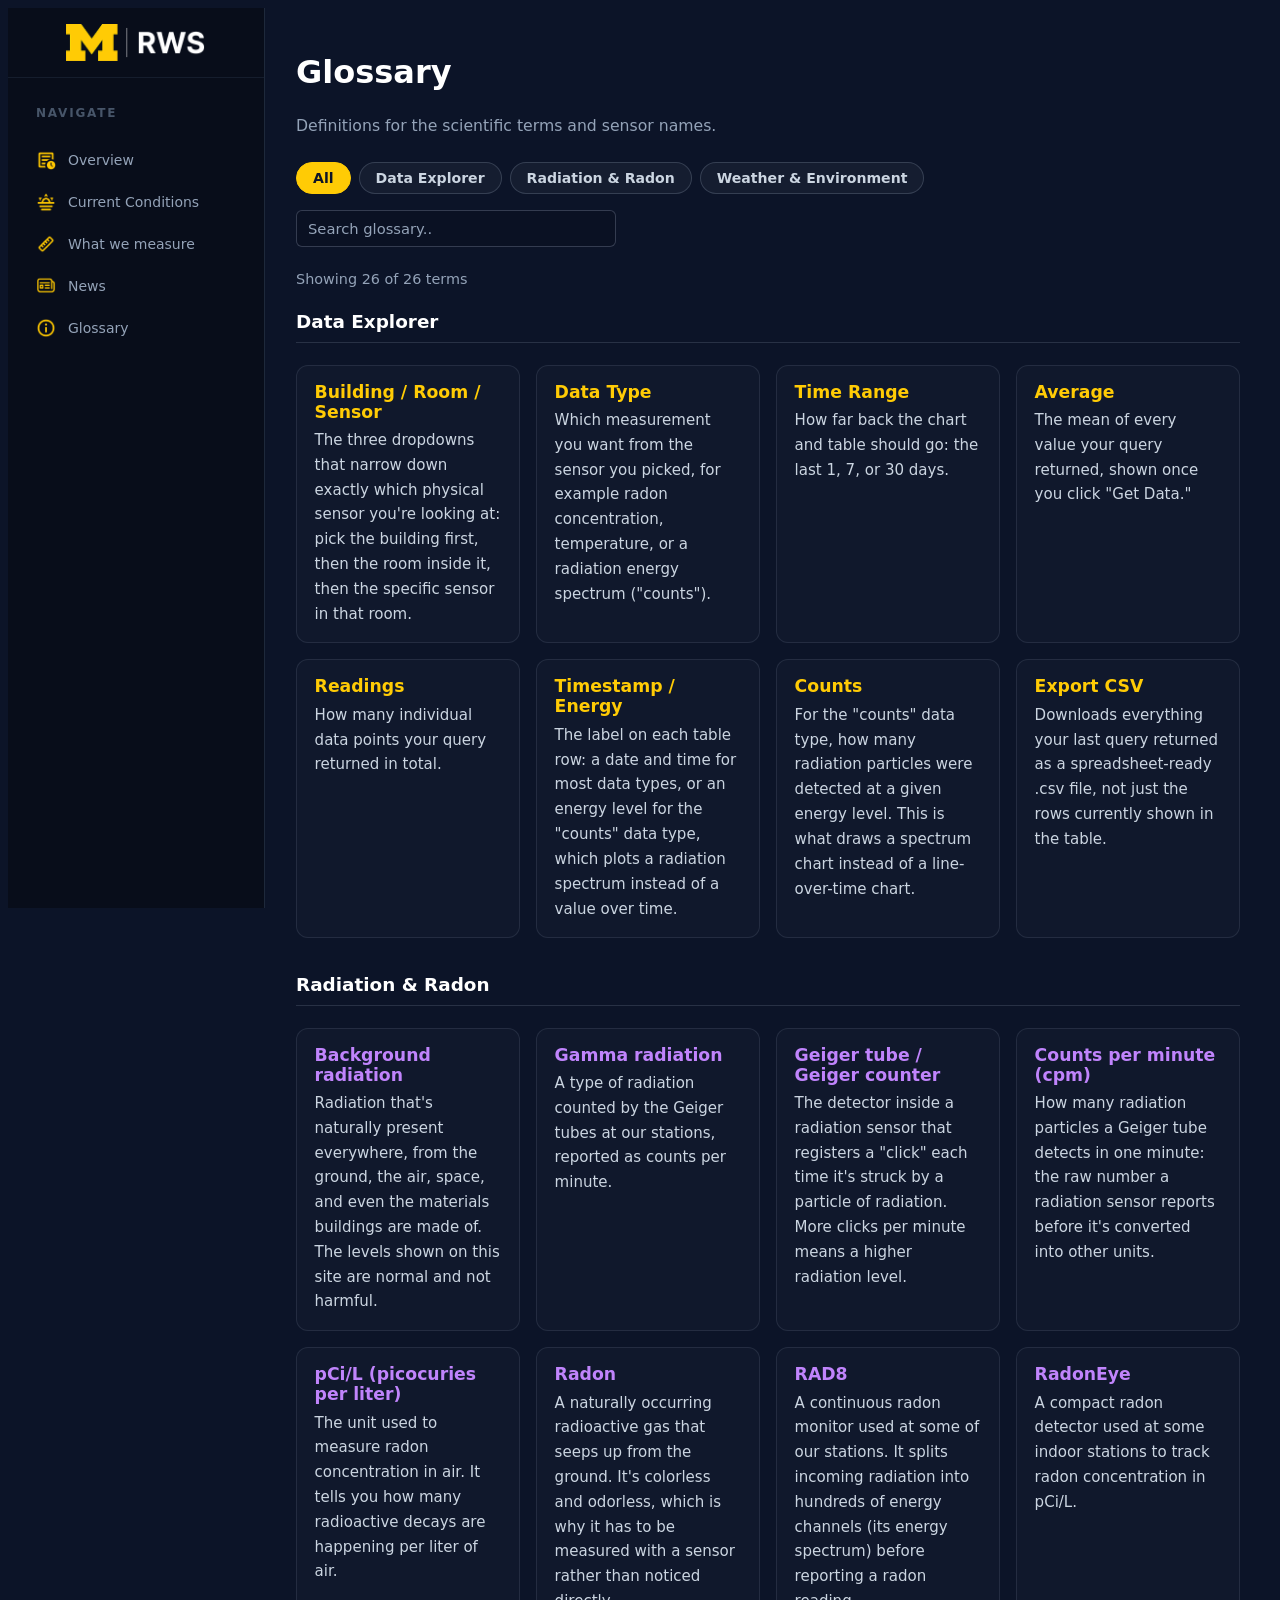
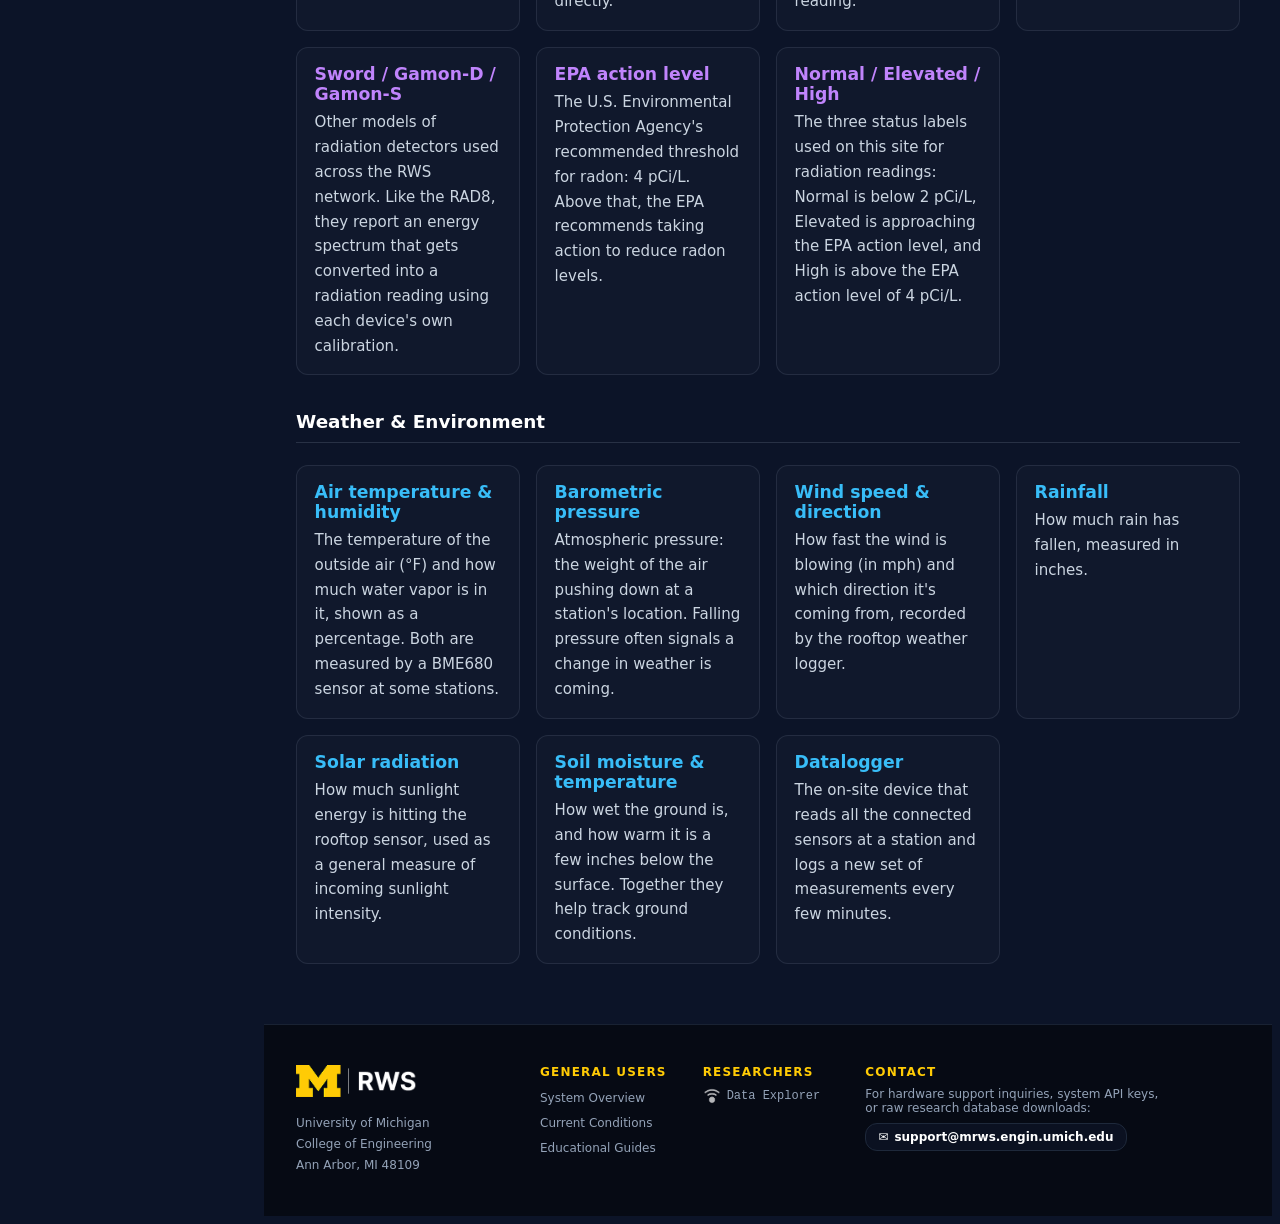
<file: public/glossary.html>
<!DOCTYPE html>
<html lang="en">
<head>
    <meta charset="UTF-8">
    <meta name="viewport" content="width=device-width, initial-scale=1.0">
    <title>MRWS - Glossary</title>
    <link rel="stylesheet" href="../styles/styles.css">
    <link rel="stylesheet" href="../styles/sidebar.css">
    <link rel="stylesheet" href="../styles/footer.css">
    <link rel="stylesheet" href="../styles/glossary.css">
</head>
<body>

    <div class="mobile-nav-backdrop"></div>

    <aside class="sidebar">
        <div class="sidebar-header">
            <img src="../icon/rwsbiglogo.png" alt="RWS Logo" class="sidebar-logo-img">
        </div>

        <nav class="sidebar-nav">
            <p class="sidebar-section-label">Navigate</p>

            <a href="index.html#overview" class="sidebar-link">
                <img src="../icon/overview.png" alt="Overview" class="sidebar-nav-icon"> Overview
            </a>
            <a href="index.html#conditions" class="sidebar-link">
                <img src="../icon/currentcon.png" alt="Current Conditions" class="sidebar-nav-icon"> Current Conditions
            </a>
            <a href="measures.html" class="sidebar-link"><img src="../icon/measure.png" alt="What we measure" class="sidebar-nav-icon"> What we measure</a>
            <a href="news.html"           class="sidebar-link"><img src="../icon/news.png" alt="News" class="sidebar-nav-icon"> News</a>
            <a href="glossary.html"       class="sidebar-link"><img src="../icon/about.png" alt="Glossary" class="sidebar-nav-icon"> Glossary</a>
        </nav>
    </aside>

    <div class="main-viewport">
        <header class="global-header glossary-mobile-header">
            <button class="mobile-nav-toggle" aria-label="Open menu"><span></span><span></span><span></span></button>
        </header>
        <main class="glossary-main">
            <h1>Glossary</h1>
            <p class="glossary-intro">
                Definitions for the scientific terms and sensor names.
            </p>

            <div class="glossary-filter-pills" role="group" aria-label="Filter by category">
                <button class="glossary-pill glossary-pill--active" data-filter="all" aria-pressed="true">All</button>
                <button class="glossary-pill" data-filter="explorer" aria-pressed="false">Data Explorer</button>
                <button class="glossary-pill" data-filter="radiation" aria-pressed="false">Radiation &amp; Radon</button>
                <button class="glossary-pill" data-filter="weather" aria-pressed="false">Weather &amp; Environment</button>
            </div>

            <label for="glossary-search" class="sr-only">Search glossary terms</label>
            <input id="glossary-search" class="glossary-search-input" type="text" placeholder="Search glossary..">
            <p class="glossary-count" id="glossary-count" aria-live="polite"></p>

            <section class="glossary-section" data-category="explorer">
                <h2 class="glossary-section-title">Data Explorer</h2>

                <div class="glossary-term">
                    <h3>Building / Room / Sensor</h3>
                    <p>The three dropdowns that narrow down exactly which physical sensor you're looking at: pick the building first, then the room inside it, then the specific sensor in that room.</p>
                </div>
                <div class="glossary-term">
                    <h3>Data Type</h3>
                    <p>Which measurement you want from the sensor you picked, for example radon concentration, temperature, or a radiation energy spectrum ("counts").</p>
                </div>
                <div class="glossary-term">
                    <h3>Time Range</h3>
                    <p>How far back the chart and table should go: the last 1, 7, or 30 days.</p>
                </div>
                <div class="glossary-term">
                    <h3>Average</h3>
                    <p>The mean of every value your query returned, shown once you click "Get Data."</p>
                </div>
                <div class="glossary-term">
                    <h3>Readings</h3>
                    <p>How many individual data points your query returned in total.</p>
                </div>
                <div class="glossary-term">
                    <h3>Timestamp / Energy</h3>
                    <p>The label on each table row: a date and time for most data types, or an energy level for the "counts" data type, which plots a radiation spectrum instead of a value over time.</p>
                </div>
                <div class="glossary-term">
                    <h3>Counts</h3>
                    <p>For the "counts" data type, how many radiation particles were detected at a given energy level. This is what draws a spectrum chart instead of a line-over-time chart.</p>
                </div>
                <div class="glossary-term">
                    <h3>Export CSV</h3>
                    <p>Downloads everything your last query returned as a spreadsheet-ready .csv file, not just the rows currently shown in the table.</p>
                </div>
            </section>

            <section class="glossary-section" data-category="radiation">
                <h2 class="glossary-section-title">Radiation &amp; Radon</h2>

                <div class="glossary-term">
                    <h3>Background radiation</h3>
                    <p>Radiation that's naturally present everywhere, from the ground, the air, space, and even the materials buildings are made of. The levels shown on this site are normal and not harmful.</p>
                </div>
                <div class="glossary-term">
                    <h3>Gamma radiation</h3>
                    <p>A type of radiation counted by the Geiger tubes at our stations, reported as counts per minute.</p>
                </div>
                <div class="glossary-term">
                    <h3>Geiger tube / Geiger counter</h3>
                    <p>The detector inside a radiation sensor that registers a "click" each time it's struck by a particle of radiation. More clicks per minute means a higher radiation level.</p>
                </div>
                <div class="glossary-term">
                    <h3>Counts per minute (cpm)</h3>
                    <p>How many radiation particles a Geiger tube detects in one minute: the raw number a radiation sensor reports before it's converted into other units.</p>
                </div>
                <div class="glossary-term">
                    <h3>pCi/L (picocuries per liter)</h3>
                    <p>The unit used to measure radon concentration in air. It tells you how many radioactive decays are happening per liter of air.</p>
                </div>
                <div class="glossary-term">
                    <h3>Radon</h3>
                    <p>A naturally occurring radioactive gas that seeps up from the ground. It's colorless and odorless, which is why it has to be measured with a sensor rather than noticed directly.</p>
                </div>
                <div class="glossary-term">
                    <h3>RAD8</h3>
                    <p>A continuous radon monitor used at some of our stations. It splits incoming radiation into hundreds of energy channels (its energy spectrum) before reporting a radon reading.</p>
                </div>
                <div class="glossary-term">
                    <h3>RadonEye</h3>
                    <p>A compact radon detector used at some indoor stations to track radon concentration in pCi/L.</p>
                </div>
                <div class="glossary-term">
                    <h3>Sword / Gamon-D / Gamon-S</h3>
                    <p>Other models of radiation detectors used across the RWS network. Like the RAD8, they report an energy spectrum that gets converted into a radiation reading using each device's own calibration.</p>
                </div>
                <div class="glossary-term">
                    <h3>EPA action level</h3>
                    <p>The U.S. Environmental Protection Agency's recommended threshold for radon: 4 pCi/L. Above that, the EPA recommends taking action to reduce radon levels.</p>
                </div>
                <div class="glossary-term">
                    <h3>Normal / Elevated / High</h3>
                    <p>The three status labels used on this site for radiation readings: Normal is below 2 pCi/L, Elevated is approaching the EPA action level, and High is above the EPA action level of 4 pCi/L.</p>
                </div>
            </section>

            <section class="glossary-section" data-category="weather">
                <h2 class="glossary-section-title">Weather &amp; Environment</h2>

                <div class="glossary-term">
                    <h3>Air temperature &amp; humidity</h3>
                    <p>The temperature of the outside air (°F) and how much water vapor is in it, shown as a percentage. Both are measured by a BME680 sensor at some stations.</p>
                </div>
                <div class="glossary-term">
                    <h3>Barometric pressure</h3>
                    <p>Atmospheric pressure: the weight of the air pushing down at a station's location. Falling pressure often signals a change in weather is coming.</p>
                </div>
                <div class="glossary-term">
                    <h3>Wind speed &amp; direction</h3>
                    <p>How fast the wind is blowing (in mph) and which direction it's coming from, recorded by the rooftop weather logger.</p>
                </div>
                <div class="glossary-term">
                    <h3>Rainfall</h3>
                    <p>How much rain has fallen, measured in inches.</p>
                </div>
                <div class="glossary-term">
                    <h3>Solar radiation</h3>
                    <p>How much sunlight energy is hitting the rooftop sensor, used as a general measure of incoming sunlight intensity.</p>
                </div>
                <div class="glossary-term">
                    <h3>Soil moisture &amp; temperature</h3>
                    <p>How wet the ground is, and how warm it is a few inches below the surface. Together they help track ground conditions.</p>
                </div>
                <div class="glossary-term">
                    <h3>Datalogger</h3>
                    <p>The on-site device that reads all the connected sensors at a station and logs a new set of measurements every few minutes.</p>
                </div>
            </section>
        </main>

        <div id="footer-placeholder"></div>
    </div>

    <script src="js/shared.js"></script>
    <script src="js/glossary.js"></script>
</body>
</html>
</file>
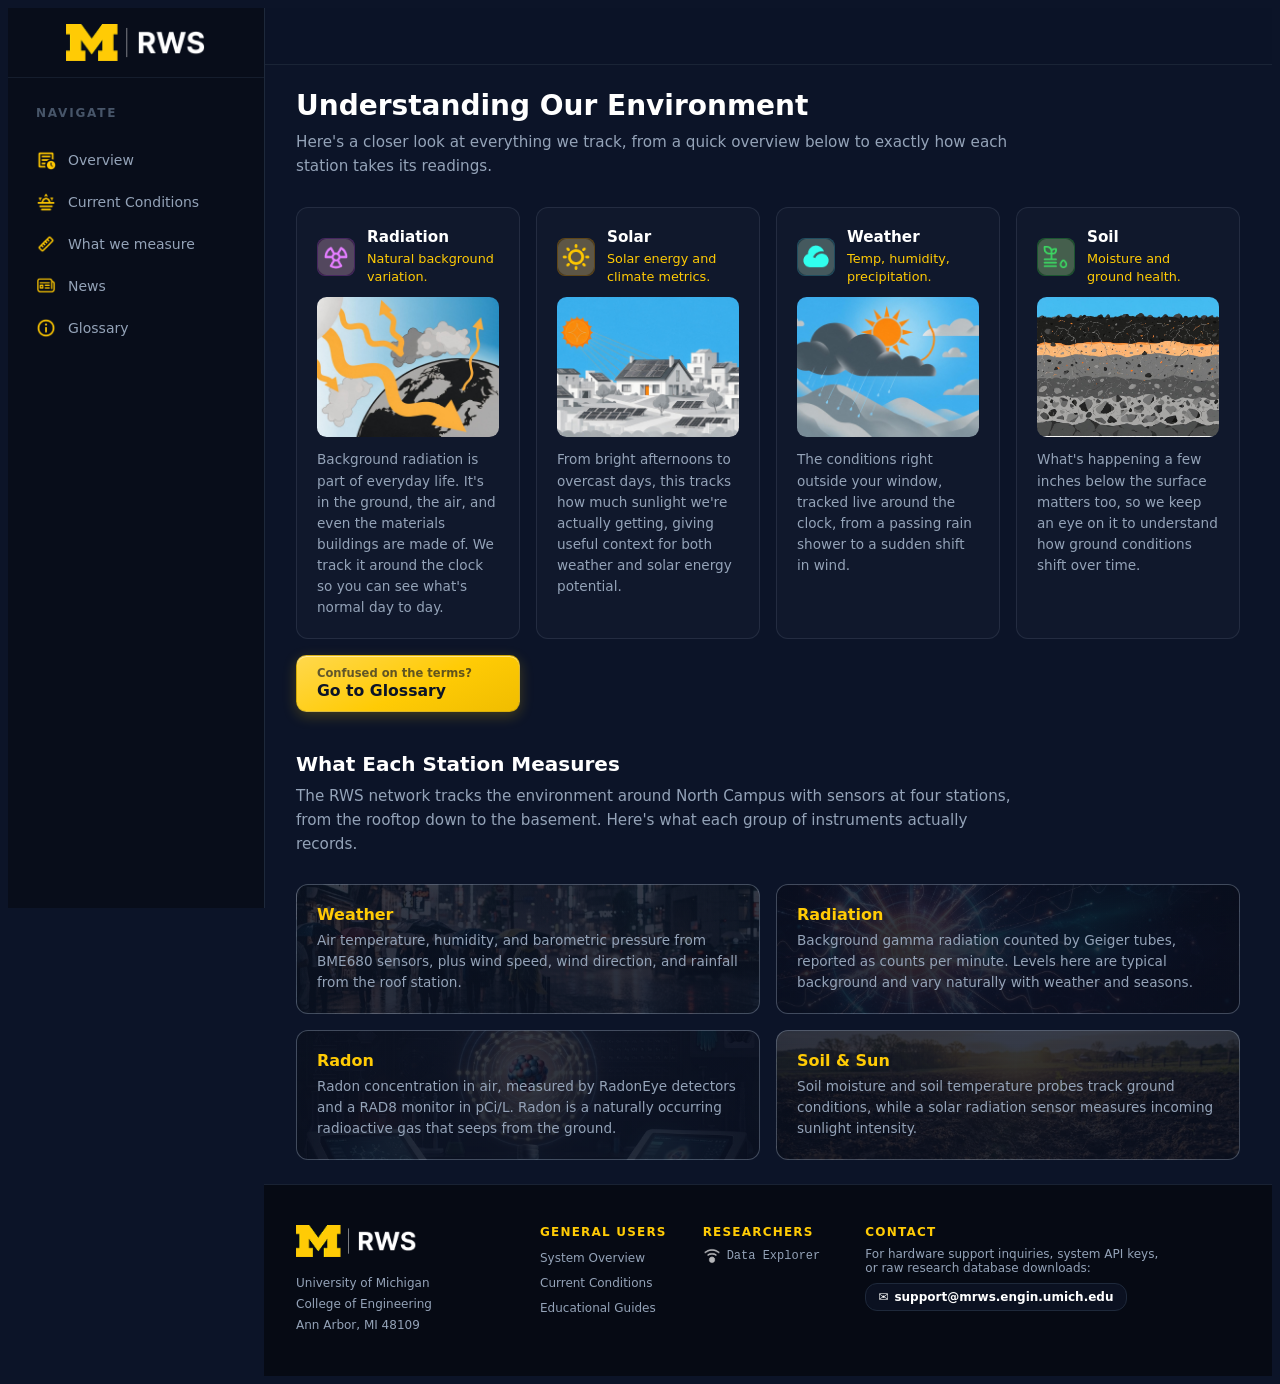
<file: public/measures.html>
<!DOCTYPE html>
<html lang="en">
<head>
    <meta charset="UTF-8">
    <meta name="viewport" content="width=device-width, initial-scale=1.0">
    <title>MRWS - What We Measure</title>
    <link rel="stylesheet" href="../styles/styles.css">
    <link rel="stylesheet" href="../styles/sidebar.css">
    <link rel="stylesheet" href="../styles/footer.css">
    <link rel="stylesheet" href="../styles/measures.css">
    <link rel="stylesheet" href="../styles/index.css">
</head>
<body>

    <div class="mobile-nav-backdrop"></div>

    <aside class="sidebar">
        <div class="sidebar-header">
            <img src="../icon/rwsbiglogo.png" alt="RWS Logo" class="sidebar-logo-img">
        </div>

        <nav class="sidebar-nav">
            <p class="sidebar-section-label">Navigate</p>

            <a href="index.html#overview" class="sidebar-link">
                <img src="../icon/overview.png" alt="Overview" class="sidebar-nav-icon"> Overview
            </a>
            <a href="index.html#conditions" class="sidebar-link">
                <img src="../icon/currentcon.png" alt="Current Conditions" class="sidebar-nav-icon"> Current Conditions
            </a>
            <a href="measures.html" class="sidebar-link"><img src="../icon/measure.png" alt="What we measure" class="sidebar-nav-icon"> What we measure</a>
            <a href="news.html" class="sidebar-link"><img src="../icon/news.png" alt="News" class="sidebar-nav-icon"> News</a>
            <a href="glossary.html" class="sidebar-link"><img src="../icon/about.png" alt="Glossary" class="sidebar-nav-icon"> Glossary</a>
        </nav>
    </aside>

    <div class="main-viewport">
        <header class="global-header glossary-mobile-header">
            <button class="mobile-nav-toggle" aria-label="Open menu"><span></span><span></span><span></span></button>
        </header>

        <main class="measures-main">
            <h1>Understanding Our Environment</h1>
            <p class="measures-intro">Here's a closer look at everything we track, from a quick overview below to exactly how each station takes its readings.</p>

            <h2 class="sr-only">Quick overview</h2>
            <div class="measures-grid">
                <div class="measures-item">
                    <div class="measures-item-header">
                        <div class="measure-icon measure-icon--rad"><img src="../icon/rad.png" alt="Radiation"></div>
                        <div>
                            <h3>Radiation</h3>
                            <p class="measures-item-subtitle">Natural background variation.</p>
                        </div>
                    </div>
                    <div class="measures-item-image">
                        <img src="images/radiation-illustration.jpg" alt="Illustration of radiation reaching Earth from the sun">
                    </div>
                    <p class="measures-item-desc">Background radiation is part of everyday life. It's in the ground, the air, and even the materials buildings are made of. We track it around the clock so you can see what's normal day to day.</p>
                </div>
                <div class="measures-item">
                    <div class="measures-item-header">
                        <div class="measure-icon measure-icon--solar"><img src="../icon/solar.png" alt="Solar"></div>
                        <div>
                            <h3>Solar</h3>
                            <p class="measures-item-subtitle">Solar energy and climate metrics.</p>
                        </div>
                    </div>
                    <div class="measures-item-image">
                        <img src="images/solar-illustration.jpg" alt="Illustration of a neighborhood with rooftop solar panels">
                    </div>
                    <p class="measures-item-desc">From bright afternoons to overcast days, this tracks how much sunlight we're actually getting, giving useful context for both weather and solar energy potential.</p>
                </div>
                <div class="measures-item">
                    <div class="measures-item-header">
                        <div class="measure-icon measure-icon--weather"><img src="../icon/cloud_under.png" alt="Weather"></div>
                        <div>
                            <h3>Weather</h3>
                            <p class="measures-item-subtitle">Temp, humidity, precipitation.</p>
                        </div>
                    </div>
                    <div class="measures-item-image">
                        <img src="images/weather-illustration.png" alt="Illustration of sun and rain clouds over mountains">
                    </div>
                    <p class="measures-item-desc">The conditions right outside your window, tracked live around the clock, from a passing rain shower to a sudden shift in wind.</p>
                </div>
                <div class="measures-item">
                    <div class="measures-item-header">
                        <div class="measure-icon measure-icon--soil"><img src="../icon/soil.png" alt="Soil"></div>
                        <div>
                            <h3>Soil</h3>
                            <p class="measures-item-subtitle">Moisture and ground health.</p>
                        </div>
                    </div>
                    <div class="measures-item-image">
                        <img src="images/soil-illustration.png" alt="Illustration of soil layers underground">
                    </div>
                    <p class="measures-item-desc">What's happening a few inches below the surface matters too, so we keep an eye on it to understand how ground conditions shift over time.</p>
                </div>
                <a href="glossary.html" class="glossary-btn">
                                <span class="glossary-btn-text">
                                    <span class="glossary-btn-question">Confused on the terms?</span>
                                    <span class="glossary-btn-cta">Go to Glossary</span>
                                </span>
                            </a>
            </div>

            <h2 class="measures-detail-heading">What Each Station Measures</h2>
            <p class="measures-intro">The RWS network tracks the environment around North Campus with sensors at four stations, from the rooftop down to the basement. Here's what each group of instruments actually records.</p>

            <div class="measures-detail-grid">
                <div class="measures-detail-card measures-detail-card--weather" id="detail-weather">
                    <h3>Weather</h3>
                    <p>Air temperature, humidity, and barometric pressure from BME680 sensors, plus wind speed, wind direction, and rainfall from the roof station.</p>
                </div>
                <div class="measures-detail-card measures-detail-card--radiation" id="detail-radiation">
                    <h3>Radiation</h3>
                    <p>Background gamma radiation counted by Geiger tubes, reported as counts per minute. Levels here are typical background and vary naturally with weather and seasons.</p>
                </div>
                <div class="measures-detail-card measures-detail-card--radon" id="detail-radon">
                    <h3>Radon</h3>
                    <p>Radon concentration in air, measured by RadonEye detectors and a RAD8 monitor in pCi/L. Radon is a naturally occurring radioactive gas that seeps from the ground.</p>
                </div>
                <div class="measures-detail-card measures-detail-card--soil-sun" id="detail-soil-sun">
                    <h3>Soil &amp; Sun</h3>
                    <p>Soil moisture and soil temperature probes track ground conditions, while a solar radiation sensor measures incoming sunlight intensity.</p>
                </div>
            </div>
        </main>

        <div id="footer-placeholder"></div>
    </div>

    <script src="js/shared.js"></script>
</body>
</html>
</file>
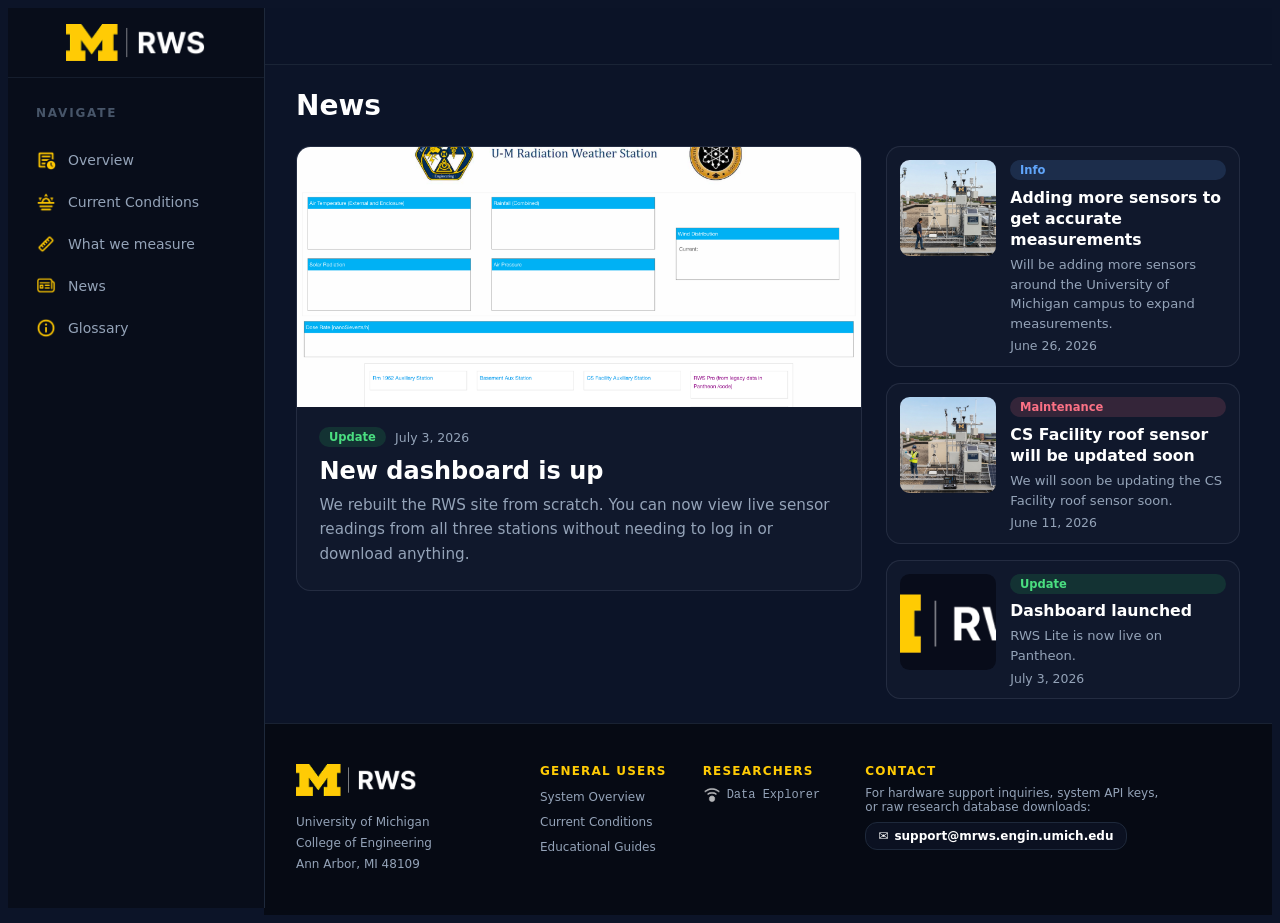
<file: public/news.html>
<!DOCTYPE html>
<html lang="en">
<head>
    <meta charset="UTF-8">
    <meta name="viewport" content="width=device-width, initial-scale=1.0">
    <title>MRWS - News</title>
    <link rel="stylesheet" href="../styles/styles.css">
    <link rel="stylesheet" href="../styles/sidebar.css">
    <link rel="stylesheet" href="../styles/footer.css">
    <link rel="stylesheet" href="../styles/news.css">
</head>
<body>

    <div class="mobile-nav-backdrop"></div>

    <aside class="sidebar">
        <div class="sidebar-header">
            <img src="../icon/rwsbiglogo.png" alt="RWS Logo" class="sidebar-logo-img">
        </div>

        <nav class="sidebar-nav">
            <p class="sidebar-section-label">Navigate</p>

            <a href="index.html#overview" class="sidebar-link">
                <img src="../icon/overview.png" alt="Overview" class="sidebar-nav-icon"> Overview
            </a>
            <a href="index.html#conditions" class="sidebar-link">
                <img src="../icon/currentcon.png" alt="Current Conditions" class="sidebar-nav-icon"> Current Conditions
            </a>
            <a href="measures.html" class="sidebar-link"><img src="../icon/measure.png" alt="What we measure" class="sidebar-nav-icon"> What we measure</a>
            <a href="news.html" class="sidebar-link"><img src="../icon/news.png" alt="News" class="sidebar-nav-icon"> News</a>
            <a href="glossary.html" class="sidebar-link"><img src="../icon/about.png" alt="Glossary" class="sidebar-nav-icon"> Glossary</a>
        </nav>
    </aside>

    <div class="main-viewport">
        <header class="global-header glossary-mobile-header">
            <button class="mobile-nav-toggle" aria-label="Open menu"><span></span><span></span><span></span></button>
        </header>

        <main class="news-main">
            <h1 class="news-title">News</h1>

            <div class="news-feature-grid">
                <article class="news-hero-card">
                    <div class="news-img-placeholder news-img-placeholder--hero">
                        <img src="images/Screenshot 2026-05-30 at 7.42.17 PM 1.png" alt="">
                    </div>
                    <div class="news-hero-body">
                        <div class="news-card-meta">
                            <span class="news-tag news-tag--update">Update</span>
                            <span class="news-card-date">July 3, 2026</span>
                        </div>
                        <h2 class="news-hero-title">New dashboard is up</h2>
                        <p class="news-hero-excerpt">We rebuilt the RWS site from scratch. You can now view live sensor readings from all three stations without needing to log in or download anything.</p>
                    </div>
                </article>

                <div class="news-side-list">
                    <article class="news-side-card">
                        <div class="news-img-placeholder news-img-placeholder--side">
                            <img src="images/Gemini_Generated_Image_4f3vh54f3vh54f3v.png" alt="">
                        </div>
                        <div class="news-side-body">
                            <span class="news-tag news-tag--info">Info</span>
                            <h3 class="news-side-title">Adding more sensors to get accurate measurements</h3>
                            <p class="news-side-excerpt">Will be adding more sensors around the University of Michigan campus to expand measurements.</p>
                            <span class="news-card-date">June 26, 2026</span>
                        </div>
                    </article>

                    <article class="news-side-card">
                        <div class="news-img-placeholder news-img-placeholder--side">
                            <img src="images/Gemini_Generated_Image_bc0c44bc0c44bc0c.png" alt="">
                        </div>
                        <div class="news-side-body">
                            <span class="news-tag news-tag--maintenance">Maintenance</span>
                            <h3 class="news-side-title">CS Facility roof sensor will be updated soon</h3>
                            <p class="news-side-excerpt">We will soon be updating the CS Facility roof sensor soon.</p>
                            <span class="news-card-date">June 11, 2026</span>
                        </div>
                    </article>

                    <article class="news-side-card">
                        <div class="news-img-placeholder news-img-placeholder--side">
                            <img src="images/rws_logo.png" alt="">
                        </div>
                        <div class="news-side-body">
                            <span class="news-tag news-tag--update">Update</span>
                            <h3 class="news-side-title">Dashboard launched</h3>
                            <p class="news-side-excerpt">RWS Lite is now live on Pantheon.</p>
                            <span class="news-card-date">July 3, 2026</span>
                        </div>
                    </article>
                </div>
            </div>

        </main>

        <div id="footer-placeholder"></div>
    </div>

    <script src="js/shared.js"></script>
</body>
</html>
</file>
<file: styles/styles.css>
/* ==========================================================================
   M-RWS SYSTEM BASE SETUP & THEME VARIABLES
   ========================================================================== */

.hidden { display: none !important; }

/* View All News button under the news grid */
.news-view-all-btn {
    margin-top: 1.25rem;
}


/* Scale up the whole UI on large monitors */
@media (min-width: 1920px) {
    body { zoom: 1.25; }
}
@media (min-width: 2560px) {
    body { zoom: 1.5; }
}

body {
    background-color: #0c1428; 
    color: #e5e7eb; 
    font-family: system-ui, -apple-system, BlinkMacSystemFont, 'Segoe UI', Roboto, sans-serif; 
    min-height: 100vh;
    display: flex;
}

/* Custom Glassmorphism Panels */
.glass { 
    background: rgba(15, 23, 42, 0.5); 
    backdrop-filter: blur(12px); 
    -webkit-backdrop-filter: blur(12px);
    border: 1px solid rgba(255, 203, 5, 0.15); 
    border-radius: 1.5rem;
    padding: 2rem;
}

/* ==========================================================================
   APP SIDEBAR FRAMEWORK
   ========================================================================== */

.app-sidebar {
    width: 16rem;
    background-color: #080d1a;
    border-right: 1px solid rgba(30, 41, 59, 0.8);
    display: flex;
    flex-direction: column;
    position: fixed;
    height: 100vh;
    z-index: 30;
}

.sidebar-branding {
    padding: 1.25rem;
    border-bottom: 1px solid rgba(30, 41, 59, 0.6);
    display: flex;
    box-sizing: border-box;
    align-items: center;
    gap: 0.75rem;
}

.logo-badge {
    width: 2.25rem;
    height: 2.25rem;
    background-color: #ffcb05;
    display: flex;
    align-items: center;
    justify-content: center;
    border-radius: 0.75rem;
    font-weight: 900;
    color: #0c1428;
    font-size: 1.125rem;
    box-shadow: 0 0 15px rgba(255, 203, 5, 0.3);
}

.branding-meta h1 {
    font-weight: 900;
    font-size: 1rem;
    letter-spacing: -0.025em;
    line-height: 1;
    color: #ffffff;
    margin: 0;
}

.branding-meta span {
    font-size: 12px;
    text-transform: uppercase;
    letter-spacing: 0.05em;
    color: #94a3b8;
    font-weight: 700;
}

.sidebar-nav {
    flex: 1 1 0%;
    padding: 1.25rem 0.75rem;
    overflow-y: auto;
}

.nav-section-title {
    font-size: 11px;
    font-weight: 700;
    text-transform: uppercase;
    letter-spacing: 0.05em;
    color: #7c8ba1;
    padding: 0 1rem 0.5rem 1rem;
    margin: 0;
}

/* Sidebar Links & Buttons */
.nav-link {
    display: flex;
    align-items: center;
    gap: 0.75rem;
    padding: 0.625rem 1rem;
    border-radius: 0.75rem;
    transition: all 0.2s;
    font-weight: 500;
    font-size: 0.875rem;
    color: #94a3b8;
    text-decoration: none;
    width: 100%;
    background: transparent;
    border: none;
    text-align: left;
    cursor: pointer;
    box-sizing: border-box;
}

.nav-link:hover {
    color: #ffffff;
    background-color: rgba(30, 41, 59, 0.4);
}

.nav-active { 
    border-left: 3px solid #ffcb05; 
    background: rgba(255, 203, 5, 0.05); 
    color: #ffcb05; 
    border-radius: 0 0.75rem 0.75rem 0;
}

.dropdown-chevron {
    width: 1rem;
    height: 1rem;
    fill: none;
    stroke: currentColor;
    stroke-width: 2.5;
    transition: transform 0.2s ease;
}

/* Nested Station Submenus */
.subnav-container {
    margin-top: 0.5rem;
    padding-left: 1rem;
    padding-right: 0.5rem;
}

.subnav-container a {
    margin-bottom: 0.25rem;
    display: block;
}

.subnav-link {
    display: flex;
    align-items: center;
    justify-content: space-between;
    padding: 0.5rem 1rem;
    border-radius: 0.5rem;
    font-size: 0.75rem;
    font-weight: 600;
    color: #94a3b8;
    text-decoration: none;
    transition: color 0.2s, background-color 0.2s;
}

.subnav-link:hover {
    color: #ffffff;
    background-color: rgba(255, 255, 255, 0.05);
}

.subnav-link-active {
    display: flex;
    align-items: center;
    justify-content: space-between;
    padding: 0.5rem 1rem;
    border-radius: 0.5rem;
    font-size: 0.75rem;
    font-weight: 700;
    color: #ffcb05;
    background-color: rgba(255, 255, 255, 0.05);
    text-decoration: none;
}

.subnav-status {
    display: flex;
    align-items: center;
    flex-shrink: 0;
}

.subnav-status.active-marker {
    opacity: 0.4;
    color: #94a3b8;
}

.subnav-status.live-marker {
    color: #10b981;
    animation: pulse 2s cubic-bezier(0.4, 0, 0.6, 1) infinite;
}

.sandbox-btn {
    width: 100%;
    padding: 0.625rem 0;
    background-color: #1e293b;
    color: #cbd5e1;
    border-radius: 0.75rem;
    vertical-align: middle;
    text-align: center;
    font-size: 0.75rem;
    font-weight: 600;
    letter-spacing: 0.025em;
    transition: all 0.2s;
    border: 1px solid rgba(51, 65, 85, 0.5);
    cursor: pointer;
}

.sandbox-btn:hover {
    background-color: #334155;
}

/* ==========================================================================
   MAIN CONTENT WORKSPACE FRAMEWORK
   ========================================================================== */

.main-viewport {
    flex: 1 1 0%;
    padding-left: 16rem;
    display: flex;
    flex-direction: column;
    min-height: 100vh;
}

/* Global Top Navigation Bar */
.global-header {
    position: sticky;
    top: 0;
    z-index: 20;
    height: 3.5rem;
    background-color: rgba(12, 20, 40, 0.95);
    backdrop-filter: blur(8px);
    border-bottom: 1px solid rgba(30, 41, 59, 0.8);
    padding: 0 2rem;
    display: flex;
    align-items: center;
    justify-content: space-between;
}

.header-left, .header-right {
    display: flex;
    align-items: center;
    gap: 1rem;
}

.header-scope-label {
    font-size: 12px;
    font-weight: 700;
    letter-spacing: 0.05em;
    text-transform: uppercase;
    color: #94a3b8;
    border-right: 1px solid #1e293b;
    padding-right: 1rem;
}

.network-badge {
    display: flex;
    align-items: center;
    gap: 0.5rem;
    background-color: rgba(16, 185, 129, 0.1);
    border: 1px solid rgba(16, 185, 129, 0.2);
    padding: 0.25rem 0.75rem;
    border-radius: 9999px;
    font-size: 0.75rem;
    color: #34d399;
    font-weight: 500;
}

.network-ping-dot {
    width: 0.375rem;
    height: 0.375rem;
    background-color: #34d399;
    border-radius: 59px;
    animation: ping 1s cubic-bezier(0, 0, 0.2, 1) infinite;
}

.live-clock {
    font-size: 0.75rem;
    font-family: monospace;
    color: #94a3b8;
}

.local-weather-pill {
    display: flex;
    align-items: center;
    gap: 0.5rem;
    font-size: 0.75rem;
    font-weight: 500;
    color: #e2e8f0;
    background-color: rgba(15, 23, 42, 0.6);
    border: 1px solid #1e293b;
    padding: 0.375rem 0.75rem;
    border-radius: 0.75rem;
}

.local-weather-pill .separator {
    width: 0.25rem;
    height: 0.25rem;
    background-color: #334155;
    border-radius: 9999px;
}

.local-weather-pill .temp-highlight {
    color: #ffcb05;
    font-weight: 700;
}

.login-btn {
    padding: 0.5rem 1rem;
    background-color: #ffcb05;
    color: #0c1428;
    font-size: 0.75rem;
    font-weight: 900;
    border-radius: 0.75rem;
    text-decoration: none;
    transition: all 0.2s;
    box-shadow: 0 4px 6px -1px rgba(0, 0, 0, 0.1);
}

.login-btn:hover {
    background-color: #e5b704;
}

/* ==========================================================================
   MAIN SYSTEM WORKSPACE METRICS
   ========================================================================== */

.workspace-container {
    flex: 1 1 0%;
    padding: 2rem;
    max-width: 1600px;
    width: 100%;
    margin: 0 auto;
    box-sizing: border-box;
}

/* Hero Station Identity Graphic Strip */
.station-hero-banner {
    display: flex;
    align-items: center;
    justify-content: space-between;
    border-bottom: 1px solid rgba(30, 41, 59, 0.6);
    padding: 1.5rem;
    border-radius: 1rem;
    margin-bottom: 2.5rem;
    background-image: linear-gradient(rgba(10, 16, 32, 0.75), rgba(10, 16, 32, 0.85)), url('../public/images/umich-winter.jpg'); 
    background-size: cover; 
    background-position: center;
}

.hero-identity-block {
    display: flex;
    align-items: center;
    gap: 1.5rem;
}

.hero-weather-summary {
    display: flex;
    align-items: center;
    gap: 1rem;
    background-color: rgba(10, 16, 32, 0.8);
    backdrop-filter: blur(8px);
    border: 1px solid rgba(51, 65, 85, 0.5);
    border-radius: 1rem;
    padding: 0.75rem 1.25rem;
    box-shadow: 0 10px 15px -3px rgba(0, 0, 0, 0.1);
}

.hero-temp-readout {
    font-size: 1.875rem;
    font-weight: 900;
    color: #ffffff;
    line-height: 1;
}

.hero-condition-txt {
    font-size: 0.75rem;
    color: #cbd5e1;
    margin-top: 0.125rem;
}

.hero-extremes-range {
    display: flex;
    gap: 0.75rem;
    margin-top: 0.25rem;
    font-size: 12px;
    font-family: monospace;
    color: #94a3b8;
}

.hero-meta-titles h1 {
    text-shadow: 0 2px 4px rgba(0,0,0,0.4);
    font-size: 1.5rem;
    font-weight: 900;
    letter-spacing: -0.025em;
    color: #ffffff;
    margin: 0;
}

.hero-meta-titles .subtitle {
    font-size: 0.875rem;
    font-weight: 600;
    color: #ffcb05;
    margin-top: 0.125rem;
    text-shadow: 0 1px 2px rgba(0,0,0,0.4);
}

.hero-meta-titles .caption {
    font-size: 12px;
    color: #cbd5e1;
    margin-top: 0.25rem;
    font-weight: 500;
}

.hero-action-block {
    display: flex;
    flex-direction: column;
    align-items: flex-end;
    gap: 0.5rem;
}

.back-btn {
    display: flex;
    align-items: center;
    gap: 0.5rem;
    padding: 0.625rem 1rem;
    background-color: rgba(10, 16, 32, 0.9);
    border: 1px solid rgba(51, 65, 85, 0.7);
    color: #e2e8f0;
    font-size: 0.75rem;
    font-weight: 700;
    border-radius: 0.75rem;
    transition: all 0.2s;
    text-decoration: none;
    box-shadow: 0 4px 6px -1px rgba(0, 0, 0, 0.1);
    backdrop-filter: blur(4px);
}

.back-btn:hover {
    background-color: #1e293b;
}

.banner-date-stamp {
    font-size: 12px;
    font-family: monospace;
    font-weight: 600;
    color: #cbd5e1;
    background-color: rgba(3, 7, 18, 0.4);
    padding: 0.125rem 0.5rem;
    border-radius: 0.25rem;
}

/* Data Layout Component Grid structures */
.workspace-grid {
    display: grid;
    grid-template-columns: repeat(12, minmax(0, 1fr));
    gap: 2rem;
}

.primary-data-column {
    grid-span: 8;
    grid-column: span 8 / span 8;
}

.primary-data-column > * + * {
    margin-top: 2rem;
}

.sidebar-data-column {
    grid-span: 4;
    grid-column: span 4 / span 4;
}

.sidebar-data-column > * + * {
    margin-top: 1.5rem;
}

/* Consolidated Actions Control Strip */
.control-strip {
    display: flex;
    align-items: center;
    justify-content: space-between;
    flex-wrap: wrap;
    gap: 0.75rem 1rem;
    background-color: rgba(15, 23, 42, 0.4);
    padding: 1rem;
    border: 1px solid #1e293b;
    border-radius: 1rem;
}

/* let the text column shrink/wrap instead of pushing the button out */
.control-strip > div {
    min-width: 0;
    flex: 1 1 auto;
}

.control-strip h2 {
    font-size: 1.125rem;
    font-weight: 700;
    color: #ffffff;
    margin: 0;
}

.control-strip p {
    font-size: 0.75rem;
    color: #94a3b8;
    margin: 0.125rem 0 0 0;
}

/* Chart Canvas Presentation Wrappers */
.metric-chart-card h3 {
    font-size: 1.25rem;
    font-weight: 600;
    margin: 0 0 1.5rem 0;
    display: flex;
    align-items: center;
    gap: 0.75rem;
}

.metric-chart-card .icon-temp { color: #c084fc; }
.metric-chart-card .icon-wind { color: #4ade80; }
.metric-chart-card .icon-rain { color: #38bdf8; }

.chart-layout-box {
    display: grid;
    grid-template-columns: repeat(12, minmax(0, 1fr));
    gap: 1.5rem;
    align-items: center;
}

.chart-canvas-wrapper {
    grid-column: span 9 / span 9;
}

.chart-actions-panel {
    grid-column: span 3 / span 3;
    border-left: 1px solid #1e293b;
    padding-left: 1.5rem;
    display: flex;
    flex-direction: column;
    justify-content: space-between;
    height: 100%;
    padding-top: 0.5rem;
    padding-bottom: 0.5rem;
    box-sizing: border-box;
}

.chart-actions-panel .panel-title {
    font-size: 12px;
    letter-spacing: 0.05em;
    text-transform: uppercase;
    color: #94a3b8;
    display: block;
    font-weight: 700;
}

.chart-actions-panel .panel-desc {
    font-size: 0.75rem;
    color: #94a3b8;
    margin-top: 0.25rem;
    line-height: 1.5;
}

.view-report-btn {
    margin-top: 1rem;
    width: 100%;
    padding: 0.625rem 0;
    background-color: rgba(147, 51, 234, 0.2);
    color: #d8b4fe;
    font-weight: 600;
    font-size: 0.75rem;
    border-radius: 0.75rem;
    border: 1px solid rgba(168, 85, 247, 0.3);
    transition: all 0.2s;
    display: flex;
    align-items: center;
    justify-content: center;
    gap: 0.5rem;
    cursor: pointer;
}
.metric-chart-card:nth-of-type(2) .view-report-btn {
    background-color: rgba(22, 163, 74, 0.2);
    color: #86efac;
    border-color: rgba(34, 197, 94, 0.3);
}
.metric-chart-card:nth-of-type(3) .view-report-btn {
    background-color: rgba(2, 132, 199, 0.2);
    color: #7dd3fc;
    border-color: rgba(14, 165, 233, 0.3);
}

.view-report-btn:hover {
    background-color: rgba(147, 51, 234, 0.3);
}
.metric-chart-card:nth-of-type(2) .view-report-btn:hover { background-color: rgba(22, 163, 74, 0.3); }
.metric-chart-card:nth-of-type(3) .view-report-btn:hover { background-color: rgba(2, 132, 199, 0.3); }

/* Right Column Panels */
.readout-card {
    background: rgba(15, 23, 42, 0.5);
    border: 1px solid rgba(255, 203, 5, 0.15);
    border-radius: 1.5rem;
    padding: 2rem;
}

.readout-card .section-header {
    text-transform: uppercase;
    font-size: 0.75rem;
    letter-spacing: 0.1em;
    color: #94a3b8;
    margin: 0 0 1.5rem 0;
}

.readout-item {
    margin-bottom: 2rem;
}
.readout-item:last-child {
    margin-bottom: 0;
}

.readout-value {
    font-size: 3rem;
    font-weight: 900;
    line-height: 1;
}
.readout-value.val-temp { color: #c084fc; }
.readout-value.val-wind { color: #4ade80; }
.readout-value.val-rain { color: #38bdf8; }

.readout-caption {
    font-size: 0.875rem;
    color: #94a3b8;
    margin-top: 0.25rem;
}

.camera-card-header {
    display: flex;
    align-items: center;
    justify-content: space-between;
    margin-bottom: 1rem;
}

.camera-card-header h3 {
    font-weight: 600;
    color: #ffffff;
    margin: 0;
    font-size: 1rem;
}

.live-feed-indicator {
    background-color: #10b981;
    color: #000000;
    font-size: 11px;
    padding: 0.125rem 0.5rem;
    border-radius: 0.25rem;
    font-weight: 900;
    text-transform: uppercase;
    letter-spacing: 0.05em;
    animation: pulse 2s cubic-bezier(0.4, 0, 0.6, 1) infinite;
}

.camera-viewport {
    position: relative;
    border-radius: 0.75rem;
    overflow: hidden;
    background-color: #020617;
    border: 1px solid #1e293b;
}

.camera-image {
    width: 100%;
    object-fit: cover;
    aspect-ratio: 16 / 9;
    opacity: 0.8;
    display: block;
}

/* Vector Graphic Components Inner Definitions */
.icon-svg {
    width: 1.25rem;
    height: 1.25rem;
    fill: none;
    stroke: currentColor;
    stroke-width: 2.5;
}

@keyframes spin-slow { 
    from { transform: rotate(0deg); }
    to { transform: rotate(360deg); } 
}

.sun-rays { }

@keyframes ping {
    75%, 100% { transform: scale(2); opacity: 0; }
}

@keyframes pulse {
    0%, 100% { opacity: 1; }
    50% { opacity: .5; }
}

/* ==========================================================================
   ANALYTICS PREVIEW REPORT SCREEN MODAL (PDF EMULATION)
   ========================================================================== */

.modal-backdrop {
    position: fixed;
    inset: 0;
    z-index: 50;
    background-color: rgba(2, 6, 23, 0.8);
    backdrop-filter: blur(8px);
    display: flex;
    align-items: center;
    justify-content: center;
    padding: 1rem;
    box-sizing: border-box;
}

.modal-backdrop.hidden {
    display: none !important;
}

.pdf-window-frame {
    width: 100%;
    max-width: 42rem;
    background-color: #00274c;
    color: #e2e8f0;
    border-radius: 1rem;
    box-shadow: 0 25px 50px -12px rgba(0, 0, 0, 0.6);
    overflow: hidden;
    display: flex;
    flex-direction: column;
    max-height: 85vh;
    border: 1px solid rgba(255, 203, 5, 0.25);
    box-sizing: border-box;
}

.pdf-toolbar {
    padding: 1.5rem 1.5rem 1rem;
    display: flex;
    align-items: flex-start;
    justify-content: space-between;
    border-bottom: 2px solid #334155;
}

.pdf-toolbar h2 {
    font-size: 1.25rem;
    font-weight: 900;
    text-transform: uppercase;
    letter-spacing: -0.025em;
    color: #f1f5f9;
    margin: 0;
}

.pdf-toolbar p {
    font-size: 0.75rem;
    font-weight: 500;
    color: #94a3b8;
    margin: 0.125rem 0 0 0;
}

.close-modal-btn {
    width: 1.75rem;
    height: 1.75rem;
    display: flex;
    align-items: center;
    justify-content: center;
    border-radius: 9999px;
    border: none;
    background: transparent;
    color: #94a3b8;
    font-weight: 700;
    cursor: pointer;
    transition: background-color 0.2s;
}

.close-modal-btn:hover {
    background-color: #1e293b;
}

.pdf-document-body {
    flex: 1 1 0%;
    overflow-y: auto;
    padding: 2.5rem;
    font-family: sans-serif;
    box-sizing: border-box;
}


.pdf-abstract-text {
    font-size: 0.75rem;
    color: #94a3b8;
    line-height: 1.625;
    margin: 0 0 1.5rem 0;
}

.pdf-stats-row {
    display: grid;
    grid-template-columns: repeat(4, minmax(0, 1fr));
    gap: 1rem;
    margin-bottom: 2rem;
}

.pdf-stat-card {
    background-color: #001a36;
    border: 1px solid rgba(255, 203, 5, 0.15);
    border-radius: 0.75rem;
    padding: 1rem;
    box-sizing: border-box;
}

.pdf-stat-card .label {
    font-size: 11px;
    text-transform: uppercase;
    font-weight: 700;
    color: #7c8ba1;
    letter-spacing: 0.05em;
    display: block;
}

.pdf-stat-card .value {
    font-size: 1.5rem;
    font-weight: 900;
    color: #ffcb05;
    margin-top: 0.25rem;
}

.pdf-table-title {
    font-size: 0.75rem;
    font-weight: 700;
    text-transform: uppercase;
    letter-spacing: 0.05em;
    color: #94a3b8;
    margin: 0 0 0.75rem 0;
    display: flex;
    justify-content: space-between;
    align-items: center;
}

.pdf-table-title span.subtitle {
    font-size: 12px;
    font-weight: 600;
    color: #7c8ba1;
    text-transform: none;
}

.pdf-table-wrapper {
    border: 1px solid rgba(255, 203, 5, 0.15);
    border-radius: 0.75rem;
    overflow: hidden;
}

.pdf-data-table {
    width: 100%;
    text-align: left;
    font-size: 0.75rem;
    border-collapse: collapse;
}

.pdf-data-table th {
    background-color: #001a36;
    border-bottom: 1px solid rgba(255, 203, 5, 0.15);
    color: #ffcb05;
    font-weight: 700;
    padding: 0.625rem 1rem;
}

.pdf-data-table th.col-mono {
    font-family: monospace;
}

.pdf-data-table td {
    padding: 0.625rem 1rem;
    border-bottom: 1px solid rgba(255, 203, 5, 0.06);
    font-weight: 500;
    color: #94a3b8;
}

.pdf-data-table tr:last-child td {
    border-bottom: none;
}

.pdf-data-table td.col-right {
    text-align: right;
}

.pdf-footer-strip {
    margin-top: 2.5rem;
    padding-top: 1rem;
    border-top: 1px solid rgba(255, 203, 5, 0.15);
    font-size: 12px;
    font-weight: 500;
    color: rgba(255, 203, 5, 0.4);
    display: flex;
    justify-content: space-between;
    letter-spacing: 0.05em;
    font-family: monospace;
}
/* ==========================================================================
   STATION PAGE SHARED STYLES
   (used by station.html for all three stations)
   ========================================================================== */

/* Readout value colors */
.val-radon     { color: #fb7185; }

/* Radon status badge states */
.radon-status-safe    { font-size: 1.5rem; font-weight: 900; color: #22c55e; }
.radon-status-monitor { font-size: 1.5rem; font-weight: 900; color: #f59e0b; }
.radon-status-action  { font-size: 1.5rem; font-weight: 900; color: #fb7185; }
.val-humidity  { color: #38bdf8; }
.val-radiation { color: #34d399; }
.val-pressure  { color: #60a5fa; }
.val-soiltemp  { color: #fbbf24; }
.val-moisture  { color: #4ade80; }
.val-solar     { color: #fbbf24; }

.readout-divider {
    height: 1px;
    background-color: #1e293b;
    margin: 1.25rem 0;
}

.sensor-card-header {
    display: flex;
    align-items: center;
    justify-content: space-between;
    flex-wrap: wrap;
    gap: 0.5rem 0.75rem;
    margin-bottom: 0.25rem;
}

.sensor-title {
    font-weight: 700;
    font-size: 0.875rem;
    color: #ffffff;
    display: flex;
    align-items: center;
    flex-wrap: wrap;
    gap: 0.5rem;
    margin: 0;
    min-width: 0;
    flex: 1 1 auto;
}

.sensor-title img {
    width: 2.75rem;
    height: 2.75rem;
    object-fit: contain;
}

.sensor-code {
    font-size: 0.75rem;
    color: #ffcb05;
    font-family: monospace;
    background-color: #0f172a;
    padding: 0.125rem 0.375rem;
    border-radius: 0.25rem;
}

.sensor-avg-row {
    display: flex;
    align-items: center;
    gap: 0.75rem;
    flex-shrink: 0;
}

.sensor-avg-text {
    font-size: 0.75rem;
    color: #94a3b8;
}

.avg-radon-val    { color: #fb7185;  font-family: monospace; }
.avg-temp-val     { color: #d8b4fe;  font-family: monospace; }
.avg-humidity-val { color: #67e8f9;  font-family: monospace; }
.avg-radiation-val{ color: #6ee7b7;  font-family: monospace; }
.avg-pressure-val { color: #93c5fd;  font-family: monospace; }
.avg-wind-val     { color: #6ee7b7;  font-family: monospace; }
.avg-rain-val     { color: #7dd3fc;  font-family: monospace; }
.avg-solar-val    { color: #fde68a;  font-family: monospace; }
.avg-moisture-val { color: #86efac;  font-family: monospace; }
.avg-soiltemp-val { color: #fcd34d;  font-family: monospace; }

.sensor-view-btn {
    font-size: 0.75rem;
    padding: 0.375rem 0.75rem;
    background-color: #0a1020;
    border: 1px solid #334155;
    color: #cbd5e1;
    border-radius: 0.5rem;
    font-weight: 500;
    cursor: pointer;
    white-space: nowrap;
    transition: background-color 0.15s;
}

.sensor-view-btn:hover {
    background-color: #1e293b;
}

.chart-height-wrapper {
    height: 110px;
    margin-top: 0.75rem;
}

.sensor-note {
    font-size: 0.75rem;
    color: #7c8ba1;
    margin-top: 0.25rem;
}

.station-info-card {
    background-color: #0a1020;
    border: 1px solid #1e293b;
    border-radius: 1rem;
    padding: 1.25rem;
}

.station-info-card h3 {
    font-weight: 700;
    font-size: 0.875rem;
    color: #ffffff;
    margin: 0 0 0.75rem;
}

.info-row {
    display: flex;
    justify-content: space-between;
    font-size: 0.75rem;
    margin-bottom: 0.5rem;
}

.info-row:last-child { margin-bottom: 0; }
.info-label          { color: #94a3b8; }
.info-value          { color: #e2e8f0; }
.info-value-gold     { color: #ffcb05; font-family: monospace; }
.info-value-online   { color: #34d399; font-weight: 700; }

.hero-sun-svg { width: 52px; height: 52px; fill: none; }
.sun-ray  { stroke: #ffcb05; stroke-width: 2.5; stroke-linecap: round; }
.sun-core { fill: #ffcb05; }

.col-value-right { text-align: right; }

/* ==========================================================================
   GLOBAL FOOTER FRAMEWORK
   ========================================================================== */

global-footer {
    display: block;
    width: 100%;
    margin-top: auto; /* Pushes the footer to the absolute bottom of the viewport if content is short */
    padding: 1.5rem 2rem;
    border-top: 1px solid rgba(30, 41, 59, 0.4);
    background-color: #080d1a;
    box-sizing: border-box;
}

/* Structural styling for whatever internal layout you inject via footer.js */
global-footer .footer-content {
    display: flex;
    align-items: center;
    justify-content: space-between;
    max-width: 1600px;
    width: 100%;
    margin: 0 auto;
    font-size: 0.75rem;
    color: #94a3b8;
}

global-footer a {
    color: #94a3b8;
    text-decoration: none;
    transition: color 0.2s;
}

global-footer a:hover {
    color: #ffcb05; /* UMich Maize highlight on hover */
}

/* ==========================================================================
   MOBILE / SMALL SCREEN LAYOUT (was mobile.css)
   ========================================================================== */
/* hamburger button + backdrop exist on every screen size, but only show on mobile */
.mobile-nav-toggle,
.mobile-nav-backdrop {
    display: none;
}

@media (max-width: 820px) {

    body {
        display: block;
    }

    /* prevent grid/flex children from forcing horizontal overflow */
    * {
        min-width: 0;
    }

    /* - Sidebar becomes an off-canvas drawer -
       z-index needs !important: sidebar.css loads later and would push the
       drawer below the backdrop, making the menu unclickable */
    .sidebar,
    .app-sidebar {
        position: fixed;
        top: 0;
        left: 0;
        height: 100vh;
        width: 16rem;
        z-index: 60 !important;
        transform: translateX(-100%);
        transition: transform 0.25s ease;
        overflow-y: auto;
    }

    body.nav-open .sidebar,
    body.nav-open .app-sidebar {
        transform: translateX(0);
        box-shadow: 0 0 40px rgba(0, 0, 0, 0.6);
    }

    /* - Hamburger button - */
    .mobile-nav-toggle {
        display: flex;
        flex-direction: column;
        justify-content: center;
        gap: 4px;
        width: 2.25rem;
        height: 2.25rem;
        padding: 0.4rem;
        background: rgba(15, 23, 42, 0.8);
        border: 1px solid rgba(51, 65, 85, 0.6);
        border-radius: 0.5rem;
        cursor: pointer;
        flex-shrink: 0;
    }

    .mobile-nav-toggle span {
        display: block;
        height: 2px;
        width: 100%;
        background: #ffcb05;
        border-radius: 2px;
    }

    /* - Backdrop behind the open drawer - */
    body.nav-open .mobile-nav-backdrop {
        display: block;
        position: fixed;
        inset: 0;
        background: rgba(0, 0, 0, 0.5);
        z-index: 50;
    }

    /* - Main content takes the full width - */
    .main-viewport {
        padding-left: 0;
    }

    .workspace-container {
        padding: 1rem;
    }

    /* - Top header: allow wrapping instead of squishing - */
    .global-header {
        height: auto;
        min-height: 3.5rem;
        flex-wrap: wrap;
        gap: 0.5rem;
        padding: 0.5rem 0.75rem;
    }

    .header-left {
        flex-wrap: wrap;
        gap: 0.5rem;
    }

    .header-scope-label {
        display: none; /* long label, not worth the space on a phone */
    }

    /* - Hero / greeting banner stacks vertically - */
    .station-hero-banner {
        flex-direction: column;
        align-items: stretch;
        gap: 1.25rem;
        padding: 1.25rem;
    }

    .hero-identity-block {
        flex-direction: column;
        align-items: flex-start;
        gap: 1rem;
    }

    .hero-action-block {
        display: flex;
        flex-direction: column;
        align-items: flex-start;
        gap: 0.5rem;
    }

    /* - All multi-column grids collapse to one column -
       !important because the desktop rules can have higher specificity,
       and losing that fight leaves cards 1/12th wide */
    .workspace-grid,
    .chart-layout-box,
    .map-grid,
    .env-grid,
    .info-cards-grid,
    .measure-grid,
    .tier-grid,
    .news-grid {
        grid-template-columns: 1fr !important;
    }

    .pdf-stats-row {
        grid-template-columns: repeat(2, minmax(0, 1fr)) !important;
    }

    /* station cards go back to stacked on small screens */
    .station-card {
        flex-direction: column;
        align-items: stretch;
    }

    .station-card-right {
        align-items: stretch;
    }

    .station-link-btn {
        display: block;
    }

    /* environment overview: sparkline charts stack in a single column */
    .sparkline-area {
        grid-template-columns: 1fr !important;
        grid-column: auto / span 1 !important;
    }

    /* grid items placed with explicit column spans (12-col system) */
    .workspace-grid > *,
    .map-grid > *,
    .env-grid > *,
    .chart-layout-box > * {
        grid-column: auto / span 1 !important;
    }

    /* - Footer stacks into one column, kept compact so it doesn't
       swallow the whole screen -
       !important because footer.css loads after this file and would win otherwise */
    .site-footer {
        padding: 1.5rem 0 !important;
    }

    /* two columns: General Users and Researchers sit side by side,
       brand and contact get the full width */
    .footer-inner {
        grid-template-columns: repeat(2, minmax(0, 1fr)) !important;
        gap: 1rem !important;
        padding: 0 1.25rem !important;
    }

    .footer-col {
        grid-column: auto / span 1 !important;
    }

    .footer-brand,
    .footer-col-wide {
        grid-column: 1 / -1 !important;
    }

    .footer-brand-logo {
        margin-bottom: 0.4rem !important;
    }

    .footer-heading {
        margin: 0 0 0.35rem !important;
    }

    .footer-links li {
        margin-bottom: 0.2rem !important;
    }

    /* - General breathing room - */
    .glass {
        padding: 1.25rem;
        border-radius: 1rem;
    }
}

/* "Last reading" stamp on station pages - makes stale data obvious */
.last-reading-stamp {
    margin: 0.35rem 0 0;
    font-size: 0.75rem;
    font-family: monospace;
    color: #fbbf24;
}

/* °F unit next to the big temperature readout in the weather card */
.hero-temp-unit {
    font-size: 1rem;
    font-weight: 700;
    color: #94a3b8;
    margin-left: 0.25rem;
}

/* footer: the 12 column layout needs more room than mid-size windows have,
   so between phone width and ~1150px it drops to two columns instead */
@media (min-width: 821px) and (max-width: 1150px) {
    /* info cards (measure / highlights / camera) stack full width here,
       three columns only fit on real desktops */
    .info-cards-grid {
        grid-template-columns: 1fr !important;
    }

    .info-cards-grid > * {
        grid-column: auto / span 1 !important;
    }

    .footer-inner {
        grid-template-columns: repeat(2, minmax(0, 1fr)) !important;
        gap: 2rem 2.5rem !important;
    }

    .footer-brand,
    .footer-col,
    .footer-col-wide {
        grid-column: auto / span 1 !important;
    }
}
</file>
<file: styles/sidebar.css>
.sidebar {
  width: 16rem;
  background-color: #080d1a;
  border-right: 1px solid rgb(30 41 59);
  display: flex;
  flex-direction: column;
  position: fixed;
  height: 100vh;
  z-index: 30;
}

.sidebar-header {
  padding: 1rem 1.25rem;
  border-bottom: 1px solid rgba(30, 41, 59, 0.6);
  display: flex;
  align-items: center;
  justify-content: center;
}

.sidebar-logo-img {
  width: 100%;
  max-width: 140px;
  object-fit: contain;
}

.sidebar-logo-badge {
  width: 2.25rem;
  height: 2.25rem;
  background-color: #ffcb05;
  display: flex;
  align-items: center;
  justify-content: center;
  border-radius: 0.75rem;
  font-weight: 900;
  color: #0c1428;
  font-size: 1.125rem;
}

.sidebar-brand-name {
  font-weight: 900;
  font-size: 1rem;
  line-height: 1;
  color: #ffffff;
  margin: 0;
}

.sidebar-brand-sub {
  font-size: 0.75rem;
  text-transform: uppercase;
  letter-spacing: 0.15em;
  color: rgb(148 163 184);
  font-weight: 700;
}

.sidebar-nav {
  flex: 1;
  padding: 0.75rem 0.75rem 1.25rem;
  overflow-y: auto;
}

.sidebar-nav > * + * {
  margin-top: 0.125rem;
}

.sidebar-section-label {
  font-size: 0.75rem;
  font-weight: 700;
  text-transform: uppercase;
  letter-spacing: 0.15em;
  color: rgb(71 85 105);
  padding: 0.25rem 1rem 0.5rem;
  display: block;
}

.sidebar-nav-icon {
  width: 1.25rem;
  height: 1.25rem;
  object-fit: contain;
}

.sidebar-link {
  display: flex;
  align-items: center;
  gap: 0.75rem;
  padding: 0.625rem 1rem;
  border-radius: 0.75rem;
  color: rgb(148 163 184);
  font-weight: 500;
  font-size: 0.875rem;
  text-decoration: none;
  transition: color 0.15s, background-color 0.15s;
}

.sidebar-link:hover {
  color: #ffffff;
  background-color: rgba(30, 41, 59, 0.4);
}

.sidebar-link-active,
.nav-active {
  color: #ffffff;
  background-color: rgba(30, 41, 59, 0.4);
}

.sidebar-dropdown {
  position: relative;
}

.sidebar-dropdown-toggle {
  width: 100%;
  display: flex;
  align-items: center;
  justify-content: space-between;
  padding: 0.625rem 1rem;
  border-radius: 0.75rem;
  font-weight: 500;
  font-size: 0.875rem;
  color: rgb(148 163 184);
  background: none;
  border: none;
  cursor: pointer;
  transition: color 0.15s, background-color 0.15s;
  outline: none;
}

.sidebar-dropdown-toggle:hover {
  color: #ffffff;
  background-color: rgba(30, 41, 59, 0.4);
}

.sidebar-dropdown-toggle:focus {
  outline: none;
}

.sidebar-dropdown-label {
  display: flex;
  align-items: center;
  gap: 0.75rem;
}

.sidebar-chevron {
  width: 1rem;
  height: 1rem;
  transition: transform 0.2s;
  transform: rotate(180deg);
}

.sidebar-chevron.collapsed {
  transform: rotate(0deg);
}

.sidebar-submenu {
  margin-top: 0.5rem;
  padding-left: 1rem;
  padding-right: 0.5rem;
}

.sidebar-submenu > * + * {
  margin-top: 0.25rem;
}

.sidebar-station-link {
  display: flex;
  align-items: center;
  justify-content: space-between;
  padding: 0.5rem 1rem;
  border-radius: 0.5rem;
  font-size: 0.75rem;
  font-weight: 700;
  text-decoration: none;
  transition: color 0.15s, background-color 0.15s;
}

.sidebar-station-link.active {
  color: #ffcb05;
  background-color: rgba(255, 255, 255, 0.05);
}

.sidebar-station-link.inactive {
  color: rgb(148 163 184);
}

.sidebar-station-link.inactive:hover {
  color: #ffffff;
  background-color: rgba(255, 255, 255, 0.05);
}

.sidebar-station-icon {
  width: 1rem;
  height: 1rem;
  object-fit: contain;
  transition: transform 0.15s, opacity 0.15s;
}

.sidebar-station-link.active .sidebar-station-icon {
  filter: brightness(1.25);
}

.sidebar-station-link.active:hover .sidebar-station-icon {
  transform: scale(1.1);
}

.sidebar-station-link.inactive .sidebar-station-icon {
  opacity: 0.6;
}

.sidebar-station-link.inactive:hover .sidebar-station-icon {
  opacity: 1;
  transform: scale(1.1);
}

.sidebar-inject-btn {
  width: 100%;
  padding: 0.625rem 0;
  background-color: rgb(30 41 59);
  color: rgb(203 213 225);
  border-radius: 0.75rem;
  font-size: 0.75rem;
  font-weight: 600;
  letter-spacing: 0.05em;
  border: 1px solid rgba(51, 65, 85, 0.5);
  cursor: pointer;
  transition: background-color 0.15s;
}

.sidebar-inject-btn:hover {
  background-color: rgb(51 65 85);
}
</file>
<file: styles/footer.css>
.site-footer {
    background-color: #060a14;
    border-top: 1px solid rgba(30, 41, 59, 0.8);
    padding: 2.5rem 0;
    width: 100%;
    margin-top: auto;
}

.footer-inner {
    max-width: 1600px;
    margin: 0 auto;
    padding: 0 2rem;
    display: grid;
    grid-template-columns: repeat(12, 1fr);
    gap: 2rem;
}

.footer-brand {
    grid-column: span 3;
}

.footer-brand-logo {
    margin-bottom: 0.75rem;
}

.footer-brand-logo img {
    height: 2rem;
    object-fit: contain;
}

.footer-address {
    font-size: 0.75rem;
    color: #94a3b8;
    line-height: 1.75;
    font-weight: 500;
    margin: 0;
}

.footer-col {
    grid-column: span 2;
}

.footer-col-wide {
    grid-column: span 4;
}

.footer-heading {
    font-weight: 700;
    text-transform: uppercase;
    font-size: 0.75rem;
    color: #ffcb05;
    letter-spacing: 0.1em;
    margin: 0 0 0.5rem;
}

.footer-links {
    list-style: none;
    padding: 0;
    margin: 0;
}

.footer-links li {
    margin-bottom: 0.375rem;
}

.footer-links a {
    font-size: 0.75rem;
    color: #94a3b8;
    font-weight: 500;
    text-decoration: none;
    transition: color 0.15s;
}

.footer-links a:hover {
    color: #ffffff;
}

.footer-links-mono a {
    font-family: monospace;
}

.footer-links-mono a:hover {
    color: #ffcb05;
}

.footer-station-link {
    display: flex;
    align-items: center;
    gap: 0.375rem;
}

.footer-station-icon {
    width: 1.125rem;
    height: 1.125rem;
    object-fit: contain;
    opacity: 0.7;
    transition: opacity 0.15s;
}

.footer-station-link:hover .footer-station-icon {
    opacity: 1;
}

.footer-contact-desc {
    font-size: 0.75rem;
    color: #94a3b8;
    font-weight: 500;
    margin: 0 0 0.5rem;
}

.footer-email-btn {
    display: inline-flex;
    align-items: center;
    gap: 0.375rem;
    font-size: 0.75rem;
    font-weight: 600;
    color: #ffffff;
    background-color: rgba(15, 23, 42, 0.6);
    border: 1px solid #1e293b;
    padding: 0.375rem 0.75rem;
    border-radius: 0.75rem;
    text-decoration: none;
    transition: background-color 0.15s;
}

.footer-email-btn:hover {
    background-color: #1e293b;
    color: #ffffff;
}
</file>
<file: styles/glossary.css>
/* this page has no clock/weather header like index.html, just the hamburger
   button for mobile - so the header bar itself should only show up there,
   otherwise it's an empty strip on desktop (where the button is hidden) */
.glossary-mobile-header { display: none; }
@media (max-width: 820px) {
    .glossary-mobile-header { display: flex; }
}

.glossary-main {
    flex: 1 1 0%;
    padding: 24px 32px;
    color: #fff;
}
/* visually hidden but still reachable by screen readers - used for the
   search input's label, which we don't want to show since the placeholder
   already communicates it visually */
.sr-only {
    position: absolute;
    width: 1px;
    height: 1px;
    padding: 0;
    margin: -1px;
    overflow: hidden;
    clip: rect(0, 0, 0, 0);
    white-space: nowrap;
    border: 0;
}
.glossary-intro {
    font-size: 0.98rem;
    color: rgb(148 163 184);
    max-width: 720px;
    line-height: 1.6;
    margin: 0.5rem 0 1.5rem;
}

.glossary-filter-pills {
    display: flex;
    gap: 0.5rem;
    flex-wrap: wrap;
    margin-bottom: 1rem;
}
.glossary-pill {
    background: rgba(255, 255, 255, 0.04);
    border: 1px solid rgba(148, 163, 184, 0.25);
    color: #cbd5e1;
    font-size: 0.88rem;
    font-weight: 600;
    font-family: inherit;
    padding: 0.45rem 1rem;
    border-radius: 999px;
    cursor: pointer;
}
.glossary-pill--active {
    background: #ffcb05;
    color: #0c1428;
    border-color: #ffcb05;
}
/* keyboard focus needs to be clearly visible - default browser outline
   can be hard to see against a dark background, so this makes it explicit */
.glossary-pill:focus-visible,
.glossary-search-input:focus-visible {
    outline: 2px solid #ffcb05;
    outline-offset: 2px;
}

.glossary-search-input {
    display: block;
    width: 100%;
    max-width: 320px;
    background: rgba(10, 16, 32, 0.6);
    border: 1px solid rgba(148, 163, 184, 0.3);
    color: #e2e8f0;
    border-radius: 6px;
    padding: 9px 11px;
    font-size: 0.92rem;
    font-family: inherit;
    box-sizing: border-box;
    margin-bottom: 1.5rem;
}
/* was rgb(100 116 139), only 3.7:1 against the input background - below
   the 4.5:1 WCAG AA minimum for text. this shade passes at 6.9:1 */
.glossary-search-input::placeholder { color: rgb(148 163 184); }

.glossary-count {
    color: rgb(148 163 184);
    font-size: 0.9rem;
    margin: 0 0 1.5rem;
}

.glossary-section {
    margin-bottom: 2.25rem;
    display: grid;
    grid-template-columns: repeat(4, 1fr);
    gap: 1rem;
}
.glossary-section-title {
    grid-column: 1 / -1;
    color: #fff;
    font-size: 1.15rem;
    margin: 0 0 0.35rem;
    padding-bottom: 0.6rem;
    border-bottom: 1px solid rgba(148, 163, 184, 0.2);
}
@media (max-width: 1000px) {
    .glossary-section { grid-template-columns: repeat(2, 1fr); }
}
@media (max-width: 560px) {
    .glossary-section { grid-template-columns: 1fr; }
}

/* term name is colored by its section's category - same purple/blue/yellow
   used for these same topics elsewhere on the site */
.glossary-term {
    background: rgba(255, 255, 255, 0.02);
    border: 1px solid rgba(148, 163, 184, 0.15);
    border-radius: 0.75rem;
    padding: 1rem 1.1rem;
}
.glossary-term h3 {
    margin: 0 0 0.4rem;
    font-size: 1.08rem;
    font-weight: 700;
}
.glossary-term p {
    margin: 0;
    color: #cbd5e1;
    font-size: 0.94rem;
    line-height: 1.65;
}
.glossary-section[data-category="explorer"]  .glossary-term h3 { color: #ffcb05; }
/* was #a855f7 (4.5:1, barely passing AA) - this shade holds up better
   at smaller sizes, 6.8:1 */
.glossary-section[data-category="radiation"] .glossary-term h3 { color: #c084fc; }
.glossary-section[data-category="weather"]   .glossary-term h3 { color: #38bdf8; }
</file>
<file: styles/measures.css>
.measures-main {
    flex: 1 1 0%;
    padding: 24px 32px;
    color: #fff;
}

.measures-main h1 {
    margin: 0 0 0.5rem;
    font-size: 1.75rem;
    font-weight: 800;
}

.measures-intro {
    margin: 0 0 1.75rem;
    max-width: 720px;
    color: #94a3b8;
    font-size: 0.95rem;
    line-height: 1.6;
}

/* visually hidden but still reachable by screen readers - used for the
   overview section's heading, which the page doesn't need to show since
   the intro paragraph above already introduces it visually */
.sr-only {
    position: absolute;
    width: 1px;
    height: 1px;
    padding: 0;
    margin: -1px;
    overflow: hidden;
    clip: rect(0, 0, 0, 0);
    white-space: nowrap;
    border: 0;
}

/* ── Quick overview row ──────────────────────────────────────────────── */
.measures-grid {
    display: grid;
    grid-template-columns: repeat(4, minmax(0, 1fr));
    align-items: stretch;
    gap: 1rem;
    margin-bottom: 2.5rem;
}
@media (max-width: 900px) {
    .measures-grid { grid-template-columns: repeat(2, minmax(0, 1fr)); }
}

.measures-item {
    display: flex;
    flex-direction: column;
    gap: 0.75rem;
    box-sizing: border-box;
    background: rgba(255, 255, 255, 0.02);
    border: 1px solid rgba(148, 163, 184, 0.15);
    border-radius: 0.75rem;
    padding: 1.25rem;
}
.measures-item h3 {
    margin: 0;
    font-size: 0.95rem;
    font-weight: 700;
    color: #fff;
}

.measures-item-header {
    display: flex;
    align-items: center;
    gap: 0.75rem;
}
.measures-item-subtitle {
    margin: 0.25rem 0 0;
    font-size: 0.8rem;
    color: #ffcb05;
    line-height: 1.4;
}
.measures-item-image {
    border-radius: 0.6rem;
    overflow: hidden;
    background: #060a14;
}
.measures-item-image img {
    width: 100%;
    height: 140px;
    object-fit: cover;
    display: block;
}
.measures-item-desc {
    margin: 0;
    font-size: 0.85rem;
    color: #94a3b8;
    line-height: 1.55;
    flex: 1;
}
.measure-icon {
    width: 2.25rem;
    height: 2.25rem;
    flex-shrink: 0;
    border-radius: 0.5rem;
    display: flex;
    align-items: center;
    justify-content: center;
}
.measure-icon img { width: 100%; height: 100%; object-fit: contain; }
.measure-icon--rad     { background-color: #2e1c3a; border: 1px solid rgba(168, 85, 247, 0.2); }
.measure-icon--solar   { background-color: #3a2f1c; border: 1px solid rgba(245, 158, 11, 0.2); }
.measure-icon--weather { background-color: #1c323a; border: 1px solid rgba(56, 189, 248, 0.2); }
.measure-icon--soil    { background-color: #1c3a25; border: 1px solid rgba(34, 197, 94, 0.2); }

/* ── Detailed per-station breakdown ──────────────────────────────────── */
.measures-detail-heading {
    margin: 0 0 0.5rem;
    font-size: 1.25rem;
    font-weight: 700;
    color: #fff;
}

.measures-detail-grid {
    display: grid;
    grid-template-columns: repeat(2, minmax(0, 1fr));
    gap: 1rem;
}
@media (max-width: 820px) {
    .measures-detail-grid { grid-template-columns: 1fr; }
}

.measures-detail-card {
    background: rgba(15, 23, 42, 0.5);
    border: 1px solid rgba(51, 65, 85, 0.5);
    border-radius: 0.75rem;
    padding: 1.25rem;
    background-size: cover;
    background-position: center;
}
.measures-detail-card--weather {
    background-image: linear-gradient(rgba(10, 16, 32, 0.82), rgba(10, 16, 32, 0.88)), url('../public/images/weather-detail-bg.jpg');
    border-color: rgba(148, 163, 184, 0.4);
}
.measures-detail-card--radiation {
    background-image: linear-gradient(rgba(10, 16, 32, 0.82), rgba(10, 16, 32, 0.88)), url('../public/images/radiation-detail-bg.jpg');
    border-color: rgba(148, 163, 184, 0.4);
}
.measures-detail-card--radon {
    background-image: linear-gradient(rgba(10, 16, 32, 0.82), rgba(10, 16, 32, 0.88)), url('../public/images/radon-detail-bg.jpg');
    border-color: rgba(148, 163, 184, 0.4);
}
.measures-detail-card--soil-sun {
    background-image: linear-gradient(rgba(10, 16, 32, 0.82), rgba(10, 16, 32, 0.88)), url('../public/images/soil-sun-detail-bg.jpg');
    border-color: rgba(148, 163, 184, 0.4);
}
.measures-detail-card h3 {
    margin: 0 0 0.35rem;
    font-size: 1rem;
    color: #ffcb05;
}
.measures-detail-card p {
    margin: 0;
    font-size: 0.85rem;
    color: #94a3b8;
    line-height: 1.55;
}
</file>
<file: styles/index.css>
/* ==========================================================================
   Color tokens (read from dashboard-charts.js via getComputedStyle
   instead of hardcoding hex values in JS)
   ========================================================================== */

:root {
    /* Sparkline chart line colors, one per metric */
    --dashboard-chart-temp: #c084fc;
    --dashboard-chart-humidity: #22d3ee;
    --dashboard-chart-wind: #4ade80;
    --dashboard-chart-rain: #38bdf8;
    --dashboard-chart-solar: #ffcb05;
    --dashboard-chart-radon: #fb7185;

    /* Baseline annotation line + label */
    --dashboard-annotation-border: rgba(255, 255, 255, 0.18);
    --dashboard-annotation-bg: rgba(15, 23, 42, 0.85);
    --dashboard-annotation-label-color: #64748b;

    /* Chart tooltip */
    --dashboard-tooltip-bg: #0d1526;
    --dashboard-tooltip-body-color: #94a3b8;

    /* Chart axis grid/ticks */
    --dashboard-tick-color: #334155;
    --dashboard-tick-color-active: #ffffff;
    --dashboard-grid-color: rgba(30, 41, 59, 0.4);
    --dashboard-tick-color-y: #475569;

}

/* ==========================================================================
   Utilities (used across index.html components)
   ========================================================================== */

.hidden { display: none !important; }

/* Pulse/ping animation helpers (keyframes are defined in styles.css) */
.animate-pulse { animation: pulse 2s cubic-bezier(0.4, 0, 0.6, 1) infinite; }
.animate-ping  { animation: ping  1s cubic-bezier(0, 0, 0.2, 1)   infinite; }

/* Nav button extra: spread icon and chevron to opposite ends */
.nav-toggle { justify-content: space-between; }

/* Chevron rotation state toggled by dashboard.js */
.rotate-180 { transform: rotate(180deg); }

/* Flex column with even gap between top-level sections */
.index-content { display: flex; flex-direction: column; gap: 2.5rem; }

/* ==========================================================================
   INDEX PAGE — component styles
   Covers everything unique to index.html (station cards, sparklines,
   radiation panel, info cards, and the two modals).
   ========================================================================== */

/* ── Greeting / hero banner ──────────────────────────────────────────────── */

.greeting-banner {
    display: flex;
    align-items: center;
    justify-content: space-between;
    border-bottom: 1px solid rgba(30, 41, 59, 0.6);
    padding: 1.5rem;
    border-radius: 1rem;
    background-image: linear-gradient(rgba(10, 16, 32, 0.75), rgba(10, 16, 32, 0.85)),
                      url('../public/images/umich-winter.jpg');
    background-size: cover;
    background-position: center;
}

.greeting-left {
    display: flex;
    align-items: center;
    gap: 1.5rem;
}

.weather-summary-pill {
    display: flex;
    align-items: center;
    gap: 1rem;
    background-color: rgba(10, 16, 32, 0.8);
    backdrop-filter: blur(8px);
    border: 1px solid rgba(51, 65, 85, 0.5);
    border-radius: 1rem;
    padding: 0.75rem 1.25rem;
    box-shadow: 0 10px 15px -3px rgba(0,0,0,0.1);
}

.weather-temp-big {
    font-size: 1.875rem;
    font-weight: 900;
    color: #fff;
    line-height: 1;
}

.weather-condition-line {
    font-size: 0.75rem;
    color: #cbd5e1;
    margin-top: 0.125rem;
}

.weather-hi-lo {
    display: flex;
    gap: 0.75rem;
    margin-top: 0.25rem;
    font-size: 12px;
    font-family: monospace;
    color: #94a3b8;
}

@font-face {
    font-family: 'Star Jedi';
    src: url('../fonts/StarJedi.ttf') format('truetype');
    font-weight: normal;
    font-style: normal;
}

.greeting-text-block h1 {
    font-size: 1.5rem;
    font-weight: 900;
    color: #fff;
    margin: 0;
    text-shadow: 0 2px 4px rgba(0,0,0,0.4);
}

.hero-meta-titles h1 {
    font-family: 'Star Jedi', system-ui, sans-serif;
    letter-spacing: 0.09em;
}

.greeting-text-block .subtitle {
    font-size: 0.875rem;
    font-weight: 600;
    color: #ffcb05;
    margin-top: 0.125rem;
    text-shadow: 0 1px 2px rgba(0,0,0,0.4);
}

.greeting-text-block .caption {
    font-size: 12px;
    color: #cbd5e1;
    margin-top: 0.25rem;
    font-weight: 500;
}

.greeting-right {
    display: flex;
    flex-direction: column;
    align-items: flex-end;
    gap: 0.5rem;
}

.forecast-btn {
    display: flex;
    align-items: center;
    gap: 0.5rem;
    padding: 0.625rem 1rem;
    background-color: rgba(10, 16, 32, 0.9);
    border: 1px solid rgba(51, 65, 85, 0.7);
    color: #e2e8f0;
    font-size: 0.75rem;
    font-weight: 700;
    border-radius: 0.75rem;
    cursor: pointer;
    backdrop-filter: blur(4px);
    transition: background-color 0.2s;
}

.forecast-btn:hover { background-color: #1e293b; }

.forecast-btn .info-circle {
    width: 1rem;
    height: 1rem;
    border-radius: 9999px;
    border: 1px solid #64748b;
    display: flex;
    align-items: center;
    justify-content: center;
    font-size: 11px;
    color: #cbd5e1;
}

.banner-date {
    font-size: 12px;
    font-family: monospace;
    font-weight: 600;
    color: #cbd5e1;
    background-color: rgba(3,7,18,0.4);
    padding: 0.125rem 0.5rem;
    border-radius: 0.25rem;
}

/* ── Section: Data Explorer ──────────────────────────────────────────────── */

.export-data-btn {
    background-color: rgba(30, 41, 59, 0.8);
    border: 1px solid #334155;
    color: #e2e8f0;
    padding: 0.5rem 1rem;
    font-size: 0.75rem;
    font-weight: 700;
    border-radius: 0.75rem;
    cursor: pointer;
    display: flex;
    align-items: center;
    gap: 0.5rem;
    transition: background-color 0.2s;
}

.export-data-btn:hover { background-color: #334155; }

.explorer-section-title {
    color: #fff;
    font-size: 1.25rem;
    font-weight: 700;
    margin: 0 0 1rem;
}

.map-grid {
    display: grid;
    grid-template-columns: repeat(12, minmax(0, 1fr));
    gap: 1.5rem;
}

.diagram-placeholder {
    width: 100%;
    height: 420px;
    background-color: #060a14;
    border: 1px dashed rgba(148, 163, 184, 0.35);
    border-radius: 0.75rem;
    overflow: hidden;
    display: flex;
    align-items: center;
    justify-content: center;
    color: #64748b;
    font-size: 14px;
    font-weight: 600;
    text-align: center;
}

.station-list-col {
    grid-column: span 4 / span 4;
    display: flex;
    flex-direction: column;
    gap: 1rem;
}

.station-card {
    background-color: rgba(10, 16, 32, 0.6);
    border-radius: 1rem;
    padding: 1.25rem 1.5rem;
    flex: 1;
    display: flex;
    flex-direction: row;
    flex-wrap: wrap;
    align-items: center;
    justify-content: space-between;
    gap: 1.25rem;
    transition: border-color 0.2s;
    position: relative;
}

/* right column of the card: OFFLINE badge on top, button underneath.
   wraps below the name when the card gets too narrow. */
.station-card-right {
    display: flex;
    flex-direction: column;
    align-items: flex-end;
    gap: 0.6rem;
    flex: 1 1 auto;
}

.station-card-right .station-link-btn {
    min-width: fit-content;
    width: 100%;
    box-sizing: border-box;
}

.station-card--indoor   { border: 1px solid rgba(74, 222, 128, 0.2); }
.station-card--basement { border: 1px solid rgba(248, 113, 113, 0.2); }
.station-card--rooftop  { border: 1px solid rgba(56, 189, 248, 0.2); }

.station-card--indoor:hover   { border-color: rgba(74, 222, 128, 0.5); }
.station-card--basement:hover { border-color: rgba(248, 113, 113, 0.5); }
.station-card--rooftop:hover  { border-color: rgba(56, 189, 248, 0.5); }

.station-card-arrow {
    position: absolute;
    left: -0.5rem;
    top: 50%;
    transform: translateY(-50%);
    color: #ffcb05;
    font-size: 0.75rem;
    line-height: 1;
}

.station-card-top {
    flex: 999 1 12rem;
    display: flex;
    align-items: center;
    gap: 1rem;
}

.station-card-top h3 {
    font-weight: 700;
    font-size: 1.125rem;
    color: #fff;
    margin: 0;
}

.station-card-top p {
    font-size: 0.8125rem;
    color: #94a3b8;
    margin: 0.25rem 0 0 0;
}

.station-status {
    display: flex;
    align-items: center;
    gap: 0.375rem;
}

.station-dot {
    width: 0.5rem;
    height: 0.5rem;
    border-radius: 9999px;
    animation: pulse 2s cubic-bezier(0.4,0,0.6,1) infinite;
}

.station-dot--indoor   { background-color: #4ade80; box-shadow: 0 0 8px #4ade80; }
.station-dot--basement { background-color: #f87171; box-shadow: 0 0 8px #f87171; }
.station-dot--rooftop  { background-color: #38bdf8; box-shadow: 0 0 8px #38bdf8; }

.station-status-label {
    font-size: 11px;
    color: #34d399;
    font-weight: 700;
}

.station-link-btn {
    display: inline-block;
    text-align: center;
    white-space: nowrap;
    padding: 0.6rem 1.5rem;
    background-color: rgba(15, 23, 42, 0.6);
    border-radius: 0.75rem;
    font-size: 0.8125rem;
    font-weight: 700;
    margin-top: 0.75rem;
    text-decoration: none;
    transition: background-color 0.2s;
}

.station-link-btn:hover { background-color: #1e293b; }
.station-link-btn--indoor   { color: #4ade80; border: 1px solid rgba(74,222,128,0.2); }
.station-link-btn--basement { color: #f87171; border: 1px solid rgba(248,113,113,0.2); }
.station-link-btn--rooftop  { color: #38bdf8; border: 1px solid rgba(56,189,248,0.2); }

/* ── Section: Environment Overview ──────────────────────────────────────── */

.env-section {
    background-color: rgba(10, 16, 32, 0.9);
    border: 1px solid #1e293b;
    border-radius: 1rem;
    padding: 1.5rem;
}

.env-header {
    display: flex;
    align-items: center;
    justify-content: space-between;
    margin-bottom: 1.5rem;
}

.env-header h2 {
    font-size: 1.25rem;
    font-weight: 700;
    color: #fff;
    margin: 0;
}

.env-header p {
    font-size: 11px;
    color: #94a3b8;
    margin: 0.25rem 0 0 0;
}

.live-badge {
    display: flex;
    align-items: center;
    gap: 0.5rem;
    font-size: 0.75rem;
    color: #34d399;
    font-weight: 500;
    background-color: rgba(16, 185, 129, 0.05);
    padding: 0.25rem 0.75rem;
    border-radius: 9999px;
    border: 1px solid rgba(16, 185, 129, 0.1);
}

.live-badge-dot {
    width: 0.375rem;
    height: 0.375rem;
    background-color: #34d399;
    border-radius: 9999px;
    animation: pulse 2s cubic-bezier(0.4,0,0.6,1) infinite;
}

.env-grid {
    display: grid;
    grid-template-columns: repeat(12, minmax(0, 1fr));
    gap: 1.25rem;
    align-items: stretch;
}

.sparkline-area {
    grid-column: span 9 / span 9;
    display: grid;
    grid-template-columns: repeat(2, minmax(0, 1fr));
    gap: 1rem;
}

.sparkline-card {
    background-color: #0d1526;
    border-radius: 1rem;
    padding: 1rem;
    display: flex;
    flex-direction: column;
    justify-content: space-between;
    height: 135px;
}

.sparkline-card--temp     { border: 1px solid rgba(192,132,252,0.15); }
.sparkline-card--humidity { border: 1px solid rgba(34,211,238,0.15); }
.sparkline-card--wind     { border: 1px solid rgba(74,222,128,0.15); }
.sparkline-card--rain     { border: 1px solid rgba(56,189,248,0.15); }
.sparkline-card--solar    { border: 1px solid rgba(251,191,36,0.15); }
.sparkline-card--radon    { border: 1px solid rgba(251,113,133,0.15); }

.sparkline-header {
    display: flex;
    align-items: center;
    justify-content: space-between;
    margin-bottom: 0.25rem;
}

.sparkline-label {
    font-size: 12px;
    font-weight: 700;
    text-transform: uppercase;
    letter-spacing: 0.05em;
}

.sparkline-label--temp     { color: #c084fc; }
.sparkline-label--humidity { color: #22d3ee; }
.sparkline-label--wind     { color: #4ade80; }
.sparkline-label--rain     { color: #38bdf8; }
.sparkline-label--solar    { color: #fbbf24; }
.sparkline-label--radon    { color: #fb7185; }

.sparkline-unit {
    font-size: 12px;
    font-family: monospace;
    color: #7c8ba1;
}

.sparkline-value {
    font-size: 1.25rem;
    font-weight: 900;
    letter-spacing: -0.025em;
    line-height: 1;
    margin-bottom: 0.25rem;
}

.sparkline-value--temp     { color: #c084fc; }
.sparkline-value--humidity { color: #22d3ee; }
.sparkline-value--wind     { color: #4ade80; }
.sparkline-value--rain     { color: #38bdf8; }
.sparkline-value--solar    { color: #fbbf24; }
.sparkline-value--radon    { color: #fb7185; }

.sparkline-canvas-wrap {
    flex: 1;
    min-height: 0;
    position: relative;
}

/* ── Radiation Status Panel ──────────────────────────────────────────────── */

.rad-col {
    grid-column: span 3 / span 3;
    display: flex;
    flex-direction: column;
}

.rad-panel {
    width: 100%;
    min-height: 380px;
    display: flex;
    flex-direction: column;
    justify-content: space-between;
    gap: 1rem;
    padding: 1rem;
    border-radius: 1rem;
    border: 1px solid rgba(34, 197, 94, 0.2);
    background-color: #0d1e1a;
    text-align: center;
    box-sizing: border-box;
}

.rad-panel-top {
    width: 100%;
    display: flex;
    flex-direction: column;
    align-items: center;
}

.rad-intro {
    font-size: 0.8rem;
    color: #94a3b8;
    line-height: 1.65;
    margin: 0 0 1.25rem 0;
}

.rad-section-title {
    font-size: 0.75rem;
    font-weight: 700;
    color: #cbd5e1;
    margin: 1.25rem 0 0.6rem 0;
    display: block;
    margin-bottom: 0.25rem;
}

.rad-value-row {
    display: flex;
    align-items: baseline;
    justify-content: center;
    gap: 0.25rem;
    font-size: 1.5rem;
    font-weight: 700;
    color: #fff;
}

.rad-value-number {
    font-size: 2.25rem;
    font-weight: 800;
    line-height: 1;
}

.rad-value-unit {
    font-size: 0.75rem;
    font-weight: 500;
    color: #94a3b8;
}

.rad-range-note {
    margin-top: 0.375rem;
    font-size: 12px;
    color: #94a3b8;
}

.rad-shield-ring {
    margin: 0 auto;
    display: flex;
    width: 5rem;
    height: 5rem;
    flex-shrink: 0;
    align-items: center;
    justify-content: center;
    border-radius: 9999px;
    border: 4px solid rgba(34,197,94,0.6);
    background-color: #0a1a14;
    box-shadow: 0 0 15px rgba(34,197,94,0.15);
}

.rad-shield-ring svg {
    width: 2.5rem;
    height: 2.5rem;
}

.rad-info-chip {
    display: flex;
    align-items: flex-start;
    gap: 0.625rem;
    border-radius: 0.75rem;
    border: 1px solid rgba(34,197,94,0.2);
    background-color: #0b191b;
    padding: 0.75rem;
    text-align: left;
    width: 100%;
    box-sizing: border-box;
}

.rad-info-icon {
    font-size: 1rem;
    line-height: 1;
    user-select: none;
}

.rad-info-chip h4 {
    font-size: 11px;
    font-weight: 700;
    line-height: 1;
    color: #fff;
    margin: 0;
}

.rad-info-chip p {
    margin: 0.25rem 0 0 0;
    font-size: 12px;
    line-height: 1.4;
    color: #94a3b8;
}

.rad-explain-btn {
    display: flex;
    width: 100%;
    align-items: center;
    justify-content: center;
    gap: 0.5rem;
    border-radius: 9999px;
    border: 1px solid rgba(51,65,85,0.4);
    background-color: #1b2b32;
    padding: 0.625rem 1rem;
    font-size: 11px;
    font-weight: 700;
    color: #fff;
    cursor: pointer;
    transition: background-color 0.2s;
    box-sizing: border-box;
}

.rad-explain-btn:hover { background-color: #23373f; }

.rad-explain-btn .info-badge {
    display: flex;
    width: 1rem;
    height: 1rem;
    align-items: center;
    justify-content: center;
    border-radius: 9999px;
    background-color: #7c8ba1;
    font-size: 11px;
    color: #e2e8f0;
    font-style: italic;
    font-family: serif;
    flex-shrink: 0;
}

.rad-explain-btn .arrow {
    margin-left: auto;
    margin-right: 0.25rem;
    font-size: 12px;
    color: #94a3b8;
}

/* ── Section: What We Measure / Highlights / Camera ─────────────────────── */

.info-cards-grid {
    display: grid;
    grid-template-columns: repeat(12, minmax(0, 1fr));
    gap: 1.5rem;
}

.info-card {
    background-color: #0a1020;
    border: 1px solid #1e293b;
    border-radius: 1rem;
    padding: 1.5rem;
    display: flex;
    flex-direction: column;
    justify-content: space-between;
}
/* first child (title + main content) grows to fill any extra height from
   the grid row stretching to match a taller sibling card, so that extra
   space goes into the content itself instead of a dead gap above the
   footer/button */
.info-card > div:first-child {
    display: flex;
    flex-direction: column;
    flex: 1;
    min-height: 0;
}

.info-card--half    { grid-column: span 6 / span 6; }

.info-card h3 {
    font-size: 1rem;
    font-weight: 700;
    color: #fff;
    margin: 0;
}

.info-card > p,
.info-card p {
    font-size: 11px;
    font-family: inherit;
    color: #94a3b8;
    margin: 0.25rem 0 0 0;
    line-height: 1.6;
}

.info-card-btn {
    display: block;
    margin-top: 1.25rem;
    width: 100%;
    padding: 0.625rem 1rem;
    white-space: nowrap;
    background-color: #0e172a;
    color: #fff;
    border-radius: 0.75rem;
    font-size: 0.75rem;
    font-weight: 500;
    font-family: inherit;
    text-align: center;
    text-decoration: none;
    box-sizing: border-box;
    border: 1px solid #1e293b;
    cursor: pointer;
    transition: background-color 0.2s;
}

.info-card-btn:hover { background-color: #1e293b; }

.camera-thumbnail {
    position: relative;
    border-radius: 0.75rem;
    overflow: hidden;
    background-color: #020617;
    border: 1px solid rgba(30,41,59,0.8);
    margin-top: 0.75rem;
    flex: 1;
    min-height: 9rem;
}

.camera-thumbnail img {
    width: 100%;
    height: 100%;
    min-height: 9rem;
    object-fit: cover;
    filter: brightness(0.75);
    display: block;
}

.camera-live-tag {
    position: absolute;
    top: 0.5rem;
    right: 0.5rem;
    background-color: #22c55e;
    color: #000;
    font-size: 11px;
    padding: 0.125rem 0.5rem;
    border-radius: 0.25rem;
    font-weight: 900;
    text-transform: uppercase;
    letter-spacing: 0.05em;
}

.camera-dots {
    display: flex;
    justify-content: center;
    gap: 0.375rem;
    margin-top: 0.5rem;
}

.camera-dot {
    width: 0.5rem;
    height: 0.5rem;
    border-radius: 9999px;
}

.camera-dot--active   { background-color: #94a3b8; }
.camera-dot--inactive { background-color: #1e293b; }

.camera-footer {
    display: flex;
    align-items: center;
    justify-content: space-between;
    margin-top: 0.75rem;
}

.camera-footer h4 {
    font-size: 0.75rem;
    font-weight: 700;
    color: #fff;
    margin: 0;
}

.camera-footer p {
    font-size: 12px;
    color: #94a3b8;
    margin: 0.25rem 0 0 0;
}

.camera-view-btn {
    padding: 0.5rem 0.75rem;
    background-color: #0e172a;
    color: #fff;
    border-radius: 0.75rem;
    font-size: 12px;
    font-weight: 500;
    border: 1px solid #1e293b;
    cursor: pointer;
    transition: background-color 0.2s;
}

.camera-view-btn:hover { background-color: #1e293b; }

/* ── Sidebar additions ───────────────────────────────────────────────────── */

.add-sensor-btn {
    width: 100%;
    display: flex;
    align-items: center;
    gap: 0.5rem;
    padding: 0.5rem 1rem;
    border-radius: 0.5rem;
    font-size: 0.75rem;
    color: #94a3b8;
    background: transparent;
    border: none;
    cursor: pointer;
    margin-top: 0.25rem;
    transition: color 0.2s, background-color 0.2s;
}

.add-sensor-btn:hover { color: #cbd5e1; background-color: rgba(255,255,255,0.05); }

.add-sensor-btn svg { width: 0.875rem; height: 0.875rem; flex-shrink: 0; }

/* ── Modals ──────────────────────────────────────────────────────────────── */

.overlay-modal {
    position: fixed;
    inset: 0;
    z-index: 50;
    display: flex;
    align-items: center;
    justify-content: center;
    padding: 1rem;
    background-color: rgba(2,6,23,0.8);
    backdrop-filter: blur(8px);
}

.overlay-modal.hidden { display: none; }

.modal-card {
    width: 100%;
    max-width: 28rem;
    background-color: #0c1428;
    border: 1px solid rgba(51,65,85,0.6);
    border-radius: 1rem;
    box-shadow: 0 25px 50px -12px rgba(0,0,0,0.6);
    overflow: hidden;
}

.modal-card--wide { max-width: 28rem; }

.modal-header {
    display: flex;
    align-items: center;
    justify-content: space-between;
    padding: 1rem 1.25rem;
    border-bottom: 1px solid #1e293b;
}

.modal-header h2 {
    font-size: 0.875rem;
    font-weight: 900;
    color: #fff;
    margin: 0;
}

.modal-header p {
    font-size: 12px;
    color: #94a3b8;
    margin: 0.25rem 0 0 0;
}

.modal-close-btn {
    width: 1.75rem;
    height: 1.75rem;
    display: flex;
    align-items: center;
    justify-content: center;
    border-radius: 9999px;
    border: none;
    background: transparent;
    color: #94a3b8;
    font-weight: 700;
    cursor: pointer;
    transition: background-color 0.2s, color 0.2s;
}

.modal-close-btn:hover { background-color: #1e293b; color: #fff; }

.modal-body { padding: 1.25rem; }

/* Radiation info modal */

.rad-modal-card {
    width: 100%;
    max-width: 28rem;
    background-color: #0c1428;
    border: 1px solid rgba(51,65,85,0.6);
    border-radius: 1rem;
    box-shadow: 0 25px 50px -12px rgba(0,0,0,0.6);
    overflow: hidden;
    display: flex;
    flex-direction: column;
    max-height: 90vh;
}

.rad-modal-body {
    padding: 1.25rem;
    overflow-y: auto;
    display: flex;
    flex-direction: column;
    gap: 1rem;
}

.tier-grid {
    display: grid;
    grid-template-columns: repeat(3, minmax(0, 1fr));
    gap: 0.375rem;
}

.tier-card {
    border-radius: 0.75rem;
    padding: 0.625rem;
    text-align: center;
}

.tier-dot {
    width: 0.5rem;
    height: 0.5rem;
    border-radius: 9999px;
    margin: 0 auto 0.375rem;
}

.tier-label {
    font-size: 12px;
    font-weight: 700;
}

.tier-sub {
    font-size: 11px;
    color: #94a3b8;
    margin-top: 0.25rem;
}

.tier-card--normal   { background-color: rgba(34,197,94,0.1); border: 1px solid rgba(34,197,94,0.2); }
.tier-card--elevated { background-color: rgba(249,115,22,0.1); border: 1px solid rgba(249,115,22,0.2); }
.tier-card--action   { background-color: rgba(239,68,68,0.1);  border: 1px solid rgba(239,68,68,0.2); }

.tier-card--normal .tier-dot   { background-color: #22c55e; }
.tier-card--elevated .tier-dot { background-color: #f97316; }
.tier-card--action .tier-dot   { background-color: #ef4444; }

.tier-card--normal .tier-label   { color: #22c55e; }
.tier-card--elevated .tier-label { color: #f97316; }
.tier-card--action .tier-label   { color: #ef4444; }

/* Add sensor form */

.form-field { margin-bottom: 1rem; }

.form-label {
    display: block;
    font-size: 12px;
    font-weight: 700;
    text-transform: uppercase;
    letter-spacing: 0.05em;
    color: #94a3b8;
    margin-bottom: 0.375rem;
}

.form-input {
    width: 100%;
    background-color: #0f172a;
    border: 1px solid #334155;
    color: #fff;
    font-size: 0.75rem;
    border-radius: 0.75rem;
    padding: 0.625rem 0.75rem;
    box-sizing: border-box;
    transition: border-color 0.2s;
}

.form-input:focus { outline: none; border-color: #94a3b8; }
.form-input::placeholder { color: #7c8ba1; }

.radio-group { display: flex; gap: 0.5rem; }

.radio-option { display: flex; align-items: center; gap: 0.375rem; cursor: pointer; }
.radio-option span { font-size: 0.75rem; color: #cbd5e1; font-weight: 500; }

.form-error { font-size: 12px; color: #f87171; margin-top: 0.25rem; }
.form-error.hidden { display: none; }

.form-actions { display: flex; gap: 0.5rem; margin-top: 0.25rem; }

.form-btn-cancel {
    flex: 1;
    padding: 0.5rem 0;
    border-radius: 0.75rem;
    border: 1px solid #334155;
    color: #94a3b8;
    font-size: 0.75rem;
    font-weight: 600;
    background: transparent;
    cursor: pointer;
    transition: background-color 0.2s;
}

.form-btn-cancel:hover { background-color: #1e293b; }

.form-btn-submit {
    flex: 1;
    padding: 0.5rem 0;
    border-radius: 0.75rem;
    background-color: #ffcb05;
    color: #0c1428;
    font-size: 0.75rem;
    font-weight: 900;
    border: none;
    cursor: pointer;
    transition: background-color 0.2s;
}

/* ── Section: News & Updates (compact list, next to Live Camera) ────────── */

/* placeholder tile - swap in a real <img> here directly and it takes over
   automatically (same pattern as news.html), no CSS changes needed */
.news-card-thumbnail {
    display: flex;
    align-items: center;
    justify-content: center;
    border-radius: 0.6rem;
    background: linear-gradient(135deg, rgba(255, 203, 5, 0.12), rgba(12, 20, 40, 0.6));
    overflow: hidden;
    flex-shrink: 0;
}
.news-card-thumbnail-icon { font-size: 1.75rem; opacity: 0.5; }
.news-card-thumbnail img { width: 100%; height: 100%; object-fit: cover; }
.news-card-thumbnail:has(img) { background: none; }
.news-card-thumbnail:has(img) .news-card-thumbnail-icon { display: none; }
.news-card-thumbnail--sm { width: 64px; height: 64px; }
.news-card-thumbnail--sm .news-card-thumbnail-icon { font-size: 1.25rem; }

.news-compact-list {
    margin-top: 1rem;
    display: flex;
    flex-direction: column;
    gap: 0.9rem;
}
.news-compact-item {
    display: flex;
    gap: 0.75rem;
    align-items: flex-start;
    padding-bottom: 0.9rem;
    border-bottom: 1px solid rgba(30, 41, 59, 0.6);
}
.news-compact-item:last-child { border-bottom: none; padding-bottom: 0; }
.news-compact-text {
    display: flex;
    flex-direction: column;
    gap: 0.3rem;
    min-width: 0;
}
.news-compact-item h4 {
    margin: 0;
    font-size: 0.85rem;
    font-weight: 700;
    color: #fff;
}
.news-compact-date {
    font-size: 0.72rem;
    color: #94a3b8;
}

.news-card-tag {
    display: inline-block;
    font-size: 0.75rem;
    font-weight: 700;
    text-transform: uppercase;
    letter-spacing: 0.08em;
    padding: 0.2rem 0.5rem;
    border-radius: 0.375rem;
    width: fit-content;
}

.news-tag--update      { background-color: rgba(34, 197, 94, 0.15); color: #4ade80; }
.news-tag--maintenance { background-color: rgba(251, 113, 133, 0.15); color: #fb7185; }
.news-tag--info        { background-color: rgba(96, 165, 250, 0.15); color: #60a5fa; }

.form-btn-submit:hover { background-color: #e5b704; }


/* hero forecast link (used to be inline styles) */
.hero-forecast-link {
    text-decoration: none;
}

.hero-forecast-arrow {
    color: #94a3b8;
}

.hero-info-badge {
    width: 1rem;
    height: 1rem;
    border-radius: 9999px;
    border: 1px solid #64748b;
    display: flex;
    align-items: center;
    justify-content: center;
    font-size: 11px;
    color: #cbd5e1;
}

/* radiation card status text and shield (used to be inline styles;
   the colors change from dashboard.js based on the reading) */
.rad-status-text {
    margin-bottom: 0.25rem;
    font-size: 1.5rem;
    font-weight: 800;
    color: #22c55e;
}

.rad-shield-icon {
    color: #22c55e;
    width: 2.5rem;
    height: 2.5rem;
}


/* Radiation level colors.
   dashboard-live.js swaps rad-normal / rad-elevated / rad-high on .rad-panel
   and these rules do all the coloring. Defaults match the Normal level. */
.rad-panel {
    --rad-color: #22c55e;
    --rad-bg: rgba(34, 197, 94, 0.07);
    --rad-border: rgba(34, 197, 94, 0.35);
}

.rad-panel.rad-elevated {
    --rad-color: #f59e0b;
    --rad-bg: rgba(245, 158, 11, 0.07);
    --rad-border: rgba(245, 158, 11, 0.35);
}

.rad-panel.rad-high {
    --rad-color: #ef4444;
    --rad-bg: rgba(239, 68, 68, 0.07);
    --rad-border: rgba(239, 68, 68, 0.35);
}

/* Shown when no radon sensor is currently reporting - same gray used for
   offline station badges, so gray consistently means "no data" site-wide */
.rad-panel.rad-unavailable {
    --rad-color: #94a3b8;
    --rad-bg: rgba(148, 163, 184, 0.07);
    --rad-border: rgba(148, 163, 184, 0.35);
}

.rad-panel {
    background-color: var(--rad-bg);
    border-color: var(--rad-border);
}

.rad-panel .rad-status-text,
.rad-panel .rad-shield-icon,
.rad-panel .rad-info-icon {
    color: var(--rad-color);
}

.rad-panel .rad-shield-ring {
    border-color: var(--rad-color);
}

.rad-panel .rad-info-chip {
    background-color: var(--rad-bg);
    border-color: var(--rad-border);
}


/* Online/offline station badges.
   dashboard-live.js toggles is-online / is-offline on the badge box. */
.is-online .station-status-label {
    color: #34d399;
}

.is-online .station-dot {
    background-color: #34d399;
}

.is-offline .station-status-label {
    color: #94a3b8;
}

.is-offline .station-dot {
    background-color: #64748b;
    animation: none;
}

/* Embedded Data Explorer, underneath the 2D diagram. Filters sit in
   the side column next to the diagram (same spot the old per-station
   cards used to be); the chart and results table go full-width below,
   since a chart needs more room than the 4/12 side column gives it. */
.explorer-filter-col {
    grid-column: span 4 / span 4;
    order: 2;
    background-color: rgba(10, 16, 32, 0.6);
    border-radius: 1rem;
    padding: 1.25rem 1.5rem;
    display: flex;
    flex-direction: column;
    gap: 0.2rem;
}
.explorer-embed {
    grid-column: span 8 / span 8;
    order: 1;
    background-color: rgba(10, 16, 32, 0.4);
    border: 1px solid rgba(30, 41, 59, 0.8);
    border-radius: 1rem;
    padding: 1.25rem 1.5rem 1.5rem;
}
.filter-group { margin-bottom: 0.9rem; }
.filter-label {
    display: block;
    font-size: 0.78rem;
    color: rgb(148 163 184);
    margin-bottom: 4px;
}
.filter-select {
    width: 100%;
    background-color: rgba(30, 41, 59, 0.6);
    color: #ffffff;
    border: 1px solid rgba(148, 163, 184, 0.3);
    border-radius: 6px;
    padding: 7px 8px;
    font-size: 0.85rem;
}
.filter-select:disabled { opacity: 0.5; }
.filter-submit {
    width: 100%;
    background-color: #ffcb05;
    color: #0c1428;
    border: none;
    border-radius: 6px;
    padding: 9px 18px;
    font-weight: 600;
    font-size: 0.85rem;
    cursor: pointer;
    margin-top: 4px;
}
.filter-submit:hover { opacity: 0.9; }
.explorer-chart-title {
    margin: 0 0 0.75rem;
    color: #fff;
    font-size: 1.05rem;
    font-weight: 700;
}
.explorer-chart-wrap {
    height: 460px;
    background: rgba(255, 255, 255, 0.03);
    border-radius: 10px;
    padding: 20px;
}
.explorer-results { margin-top: 1.25rem; }
.explorer-results.hidden { display: none; }
.explorer-results-row {
    display: flex;
    gap: 2rem;
    margin-bottom: 0.75rem;
}
.explorer-stat {
    display: flex;
    flex-direction: column;
    gap: 2px;
}
.explorer-stat-label {
    font-size: 0.72rem;
    text-transform: uppercase;
    letter-spacing: 0.03em;
    color: rgb(148 163 184);
}
.explorer-stat-value {
    font-size: 1.1rem;
    font-weight: 600;
    color: #fff;
}
.explorer-stat-value--accent {
    font-size: 1.5rem;
    font-weight: 800;
    color: #ffcb05;
}
.explorer-table-header {
    display: flex;
    align-items: center;
    justify-content: space-between;
    gap: 1rem;
    margin-bottom: 0.5rem;
}
.explorer-table-note {
    font-size: 0.78rem;
    color: rgb(148 163 184);
    margin: 0;
}
.explorer-export-btn {
    background-color: transparent;
    color: #ffcb05;
    border: 1px solid rgba(255, 203, 5, 0.5);
    border-radius: 6px;
    padding: 5px 14px;
    font-size: 0.78rem;
    font-weight: 600;
    cursor: pointer;
    white-space: nowrap;
}
.explorer-export-btn:hover { background-color: rgba(255, 203, 5, 0.1); }
.explorer-table-wrap {
    max-height: 320px;
    overflow-y: auto;
    border: 1px solid rgba(148, 163, 184, 0.2);
    border-radius: 8px;
}
.explorer-table {
    width: 100%;
    border-collapse: collapse;
    font-size: 0.82rem;
    color: #e2e8f0;
}
.explorer-table th {
    position: sticky;
    top: 0;
    background-color: #0c1428;
    text-align: left;
    padding: 8px 12px;
    border-bottom: 1px solid rgba(148, 163, 184, 0.3);
}
.explorer-table td {
    padding: 6px 12px;
    border-bottom: 1px solid rgba(148, 163, 184, 0.1);
}
.explorer-table tr:nth-child(even) { background-color: rgba(255, 255, 255, 0.02); }
.explorer-expand-btn {
    display: block;
    width: 100%;
    margin-top: 0.6rem;
    background: rgba(255, 255, 255, 0.04);
    border: 1px solid rgba(148, 163, 184, 0.25);
    color: rgb(148 163 184);
    border-radius: 6px;
    padding: 7px;
    font-size: 0.8rem;
    cursor: pointer;
}
.explorer-expand-btn:hover { background: rgba(255, 255, 255, 0.08); color: #fff; }

/* About: one plain statement, no photo, flat card matching the rest
   of the page's card treatment. */
.about-eyebrow {
    display: block;
    margin: 0 0 0.6rem;
    color: #ffcb05;
    font-size: 0.85rem;
    font-weight: 700;
    letter-spacing: 0.08em;
    text-transform: uppercase;
}
/* About row: text on the left, the building diagram on the right. */
.about-row {
    display: grid;
    grid-template-columns: 1fr 2.6fr;
    gap: 2.5rem;
    align-items: start;
}
.about-card { padding-left: 1.5rem; }
.about-card h2 {
    margin: 0 0 0.75rem;
    color: #fff;
    font-size: 2.1rem;
    font-weight: 800;
    font-family: system-ui, -apple-system, 'Segoe UI', Roboto, sans-serif;
    line-height: 1.3;
}
.about-card p {
    margin: 0;
    max-width: 460px;
    color: #94a3b8;
    font-size: 0.9rem;
    line-height: 1.6;
}
.about-cta-row {
    display: flex;
    flex-wrap: nowrap;
    gap: 0.6rem;
    margin-top: 1.1rem;
}
.about-cta-row .glossary-btn {
    flex: 1 1 0;
    min-width: 0;
    padding: 0.6rem 0.85rem;
}
.about-cta-row .glossary-btn-question,
.about-cta-row .glossary-btn-cta {
    white-space: nowrap;
    overflow: hidden;
    text-overflow: ellipsis;
}
.glossary-btn {
    display: inline-flex;
    align-items: center;
    gap: 0.75rem;
    padding: 0.65rem 1.25rem;
    background: linear-gradient(155deg, #ffd84d, #ffcb05 55%, #f0bd00);
    border: 1px solid rgba(12, 20, 40, 0.15);
    border-radius: 0.65rem;
    text-decoration: none;
    box-shadow: 0 4px 14px rgba(255, 203, 5, 0.22), inset 0 1px 0 rgba(255, 255, 255, 0.5);
}
.glossary-btn:hover { background: linear-gradient(155deg, #ffcb05, #f0bd00 55%, #e0af00); }
.glossary-btn-text {
    display: flex;
    flex-direction: column;
    gap: 0.05rem;
}
.glossary-btn-question {
    font-size: 0.72rem;
    font-weight: 600;
    color: rgba(12, 20, 40, 0.65);
}
.glossary-btn-cta {
    font-size: 0.98rem;
    font-weight: 800;
    color: #0c1428;
}
.glossary-btn--secondary {
    background: rgba(255, 255, 255, 0.04);
    border: 1px solid rgba(148, 163, 184, 0.3);
    box-shadow: none;
}
.glossary-btn--secondary:hover { background: rgba(255, 255, 255, 0.08); }
.glossary-btn--secondary .glossary-btn-question { color: rgb(148 163 184); }
.glossary-btn--secondary .glossary-btn-cta { color: #fff; }
.about-diagram-col { display: flex; justify-content: center; }
.about-diagram-img { width: 100%; max-width: 760px; height: auto; }

/* teaser card that links out to the full measures.html page */
.measures-teaser {
    display: grid;
    grid-template-columns: 1fr 1fr;
    gap: 2.5rem;
    align-items: center;
    margin-top: 2.5rem;
    padding: 2rem;
    background: #0a1020;
    border: 1px solid #1e293b;
    border-radius: 1rem;
}
.measures-teaser-image {
    border-radius: 0.75rem;
    overflow: hidden;
    background: #060a14;
}
.measures-teaser-image img {
    width: 100%;
    height: auto;
    display: block;
}
.measures-teaser-eyebrow {
    display: block;
    color: rgb(148 163 184);
    font-size: 0.75rem;
    font-weight: 700;
    letter-spacing: 0.1em;
    text-transform: uppercase;
    margin-bottom: 0.75rem;
}
.measures-teaser-content h2 {
    margin: 0 0 1rem;
    font-size: 1.75rem;
    font-weight: 800;
    color: #fff;
    font-family: system-ui, -apple-system, 'Segoe UI', Roboto, sans-serif;
}
.measures-teaser-content p {
    margin: 0 0 1.5rem;
    color: #94a3b8;
    font-size: 0.95rem;
    line-height: 1.65;
}
.measures-teaser-btn {
    display: inline-block;
    padding: 0.7rem 1.5rem;
    background: #ffcb05;
    color: #0c1428;
    font-weight: 700;
    font-size: 0.9rem;
    border-radius: 999px;
    text-decoration: none;
}
.measures-teaser-btn:hover { background: #e6b800; }
@media (max-width: 900px) {
    .measures-teaser { grid-template-columns: 1fr; }
}

/* Hover any card, the diagram swaps to that station's highlighted
   version. Falls back to the plain diagram if a station doesn't
   have a highlighted image yet - see the onerror handler in the JS. */
.station-hover-row {
    display: flex;
    flex-direction: column;
    gap: 0.75rem;
    margin-top: 1.5rem;
}
p.station-hover-hint {
    margin: 1rem 0 0;
    color: #ffcb05;
    font-size: 0.8rem;
    font-weight: 700;
    text-align: center;
}
.station-hover-hint-arrow {
    color: #ffcb05;
    font-size: 1.1rem;
    line-height: 1;
    text-align: center;
    margin: 0.25rem 0 0;
}
.station-hover-card {
    background: rgba(255, 255, 255, 0.04);
    border: 1px solid rgba(148, 163, 184, 0.25);
    border-radius: 0.75rem;
    padding: 1.1rem 0.5rem;
    text-align: center;
    cursor: pointer;
    transition: border-color 0.15s, background-color 0.15s;
}
.station-hover-card:hover {
    border-color: #ffcb05;
    background: rgba(255, 203, 5, 0.08);
}
.station-hover-card h4 {
    margin: 0;
    color: #ffcb05;
    font-size: 1.15rem;
    font-weight: 700;
}
/* matches the room number shown in the Data Explorer's Room dropdown below,
   so hovering a station here tells you what to pick in that filter */
.station-room-num {
    display: block;
    margin-top: 0.3rem;
    color: rgb(148 163 184);
    font-size: 0.8rem;
    font-weight: 500;
}
@media (max-width: 900px) {
    .about-row { grid-template-columns: 1fr; text-align: center; }
    .about-card p { margin: 0 auto; }
    .station-hover-row { max-width: 400px; margin-left: auto; margin-right: auto; }
}
</file>
<file: styles/news.css>
.news-main {
    flex: 1 1 0%;
    padding: 24px 32px;
    color: #fff;
}

.news-title {
    margin: 0 0 1.5rem;
    font-size: 1.75rem;
    font-weight: 800;
    color: #fff;
}

/* ── Hero + side list ─────────────────────────────────────────────────── */
.news-feature-grid {
    display: grid;
    grid-template-columns: 1.6fr 1fr;
    gap: 1.5rem;
    align-items: start;
}
@media (max-width: 900px) {
    .news-feature-grid { grid-template-columns: 1fr; }
}

.news-hero-card, .news-side-card {
    background: rgba(255, 255, 255, 0.02);
    border: 1px solid rgba(148, 163, 184, 0.15);
    border-radius: 0.9rem;
    overflow: hidden;
}

.news-hero-body { padding: 1.25rem 1.4rem 1.5rem; }
.news-hero-title {
    margin: 0.6rem 0 0.5rem;
    font-size: 1.5rem;
    font-weight: 800;
    color: #fff;
}
.news-hero-excerpt {
    margin: 0;
    color: #94a3b8;
    font-size: 0.95rem;
    line-height: 1.6;
    max-width: 620px;
}

.news-side-list { display: flex; flex-direction: column; gap: 1rem; }
.news-side-card { display: flex; gap: 0.9rem; padding: 0.8rem; }
.news-side-body { display: flex; flex-direction: column; gap: 0.3rem; min-width: 0; }
.news-side-title {
    margin: 0.1rem 0 0;
    font-size: 0.98rem;
    font-weight: 700;
    color: #fff;
    line-height: 1.35;
}
.news-side-excerpt {
    margin: 0;
    color: #94a3b8;
    font-size: 0.82rem;
    line-height: 1.5;
}

.news-card-meta { display: flex; align-items: center; gap: 0.6rem; }
.news-card-date {
    color: rgb(148 163 184);
    font-size: 0.78rem;
}

.news-tag {
    display: inline-block;
    padding: 0.2rem 0.6rem;
    border-radius: 999px;
    font-size: 0.72rem;
    font-weight: 700;
}
.news-tag--update      { background-color: rgba(34, 197, 94, 0.15); color: #4ade80; }
.news-tag--maintenance { background-color: rgba(251, 113, 133, 0.15); color: #fb7185; }
.news-tag--info         { background-color: rgba(96, 165, 250, 0.15); color: #60a5fa; }

/* ── Placeholder images - no real photos fit this content, so a plain
   branded tile stands in rather than a broken/missing image ────────────── */
.news-img-placeholder {
    display: flex;
    align-items: center;
    justify-content: center;
    background: linear-gradient(135deg, rgba(255, 203, 5, 0.12), rgba(12, 20, 40, 0.6));
    flex-shrink: 0;
}
.news-img-placeholder--hero { width: 100%; height: 260px; }
.news-img-placeholder--side { width: 96px; height: 96px; border-radius: 0.6rem; }
.news-placeholder-icon { font-size: 2rem; opacity: 0.5; }
.news-img-placeholder--side .news-placeholder-icon { font-size: 1.5rem; }

/* drop a real <img> in a placeholder div and it takes over automatically -
   fills the box and the icon hides itself, no other markup changes needed */
.news-img-placeholder img { width: 100%; height: 100%; object-fit: cover; border-radius: inherit; }
.news-img-placeholder:has(img) { background: none; }
.news-img-placeholder:has(img) .news-placeholder-icon { display: none; }

@media (max-width: 600px) {
    .news-side-card { flex-direction: column; }
    .news-img-placeholder--side { width: 100%; height: 140px; }
}
</file>
